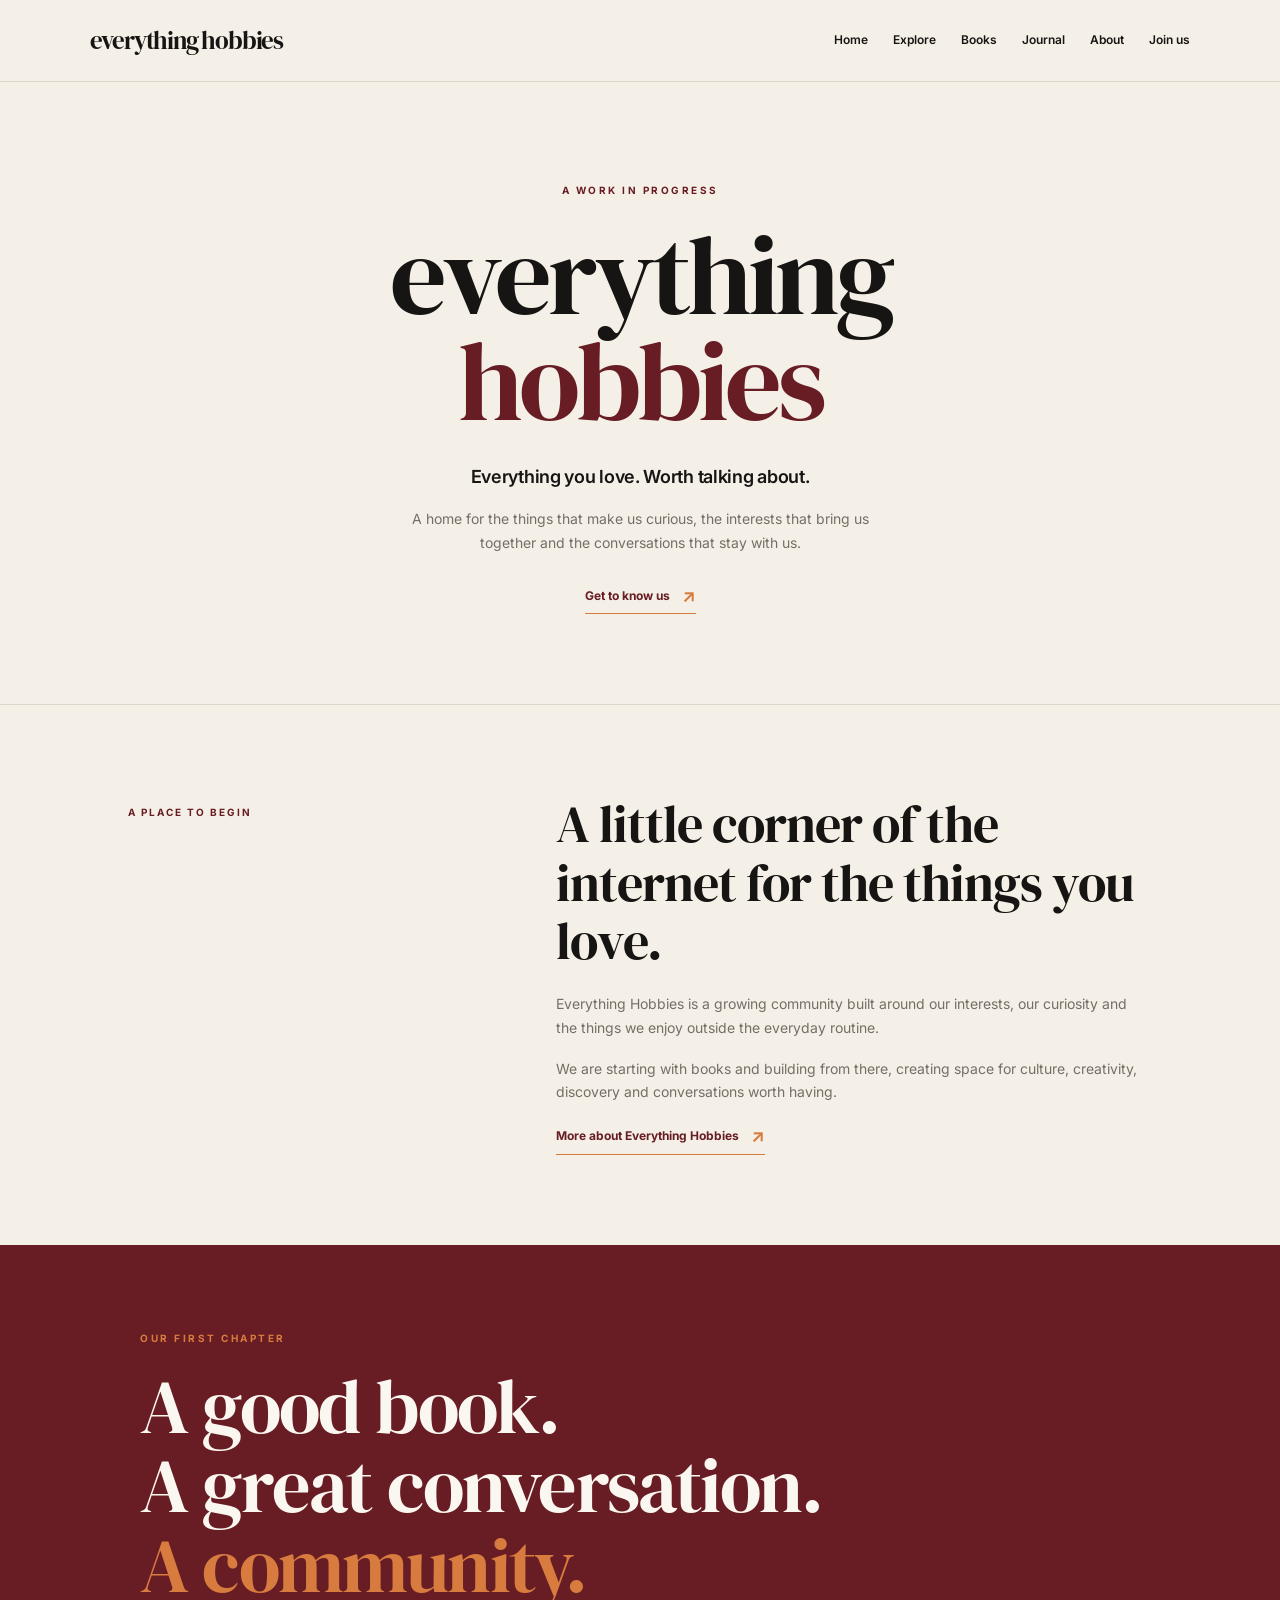
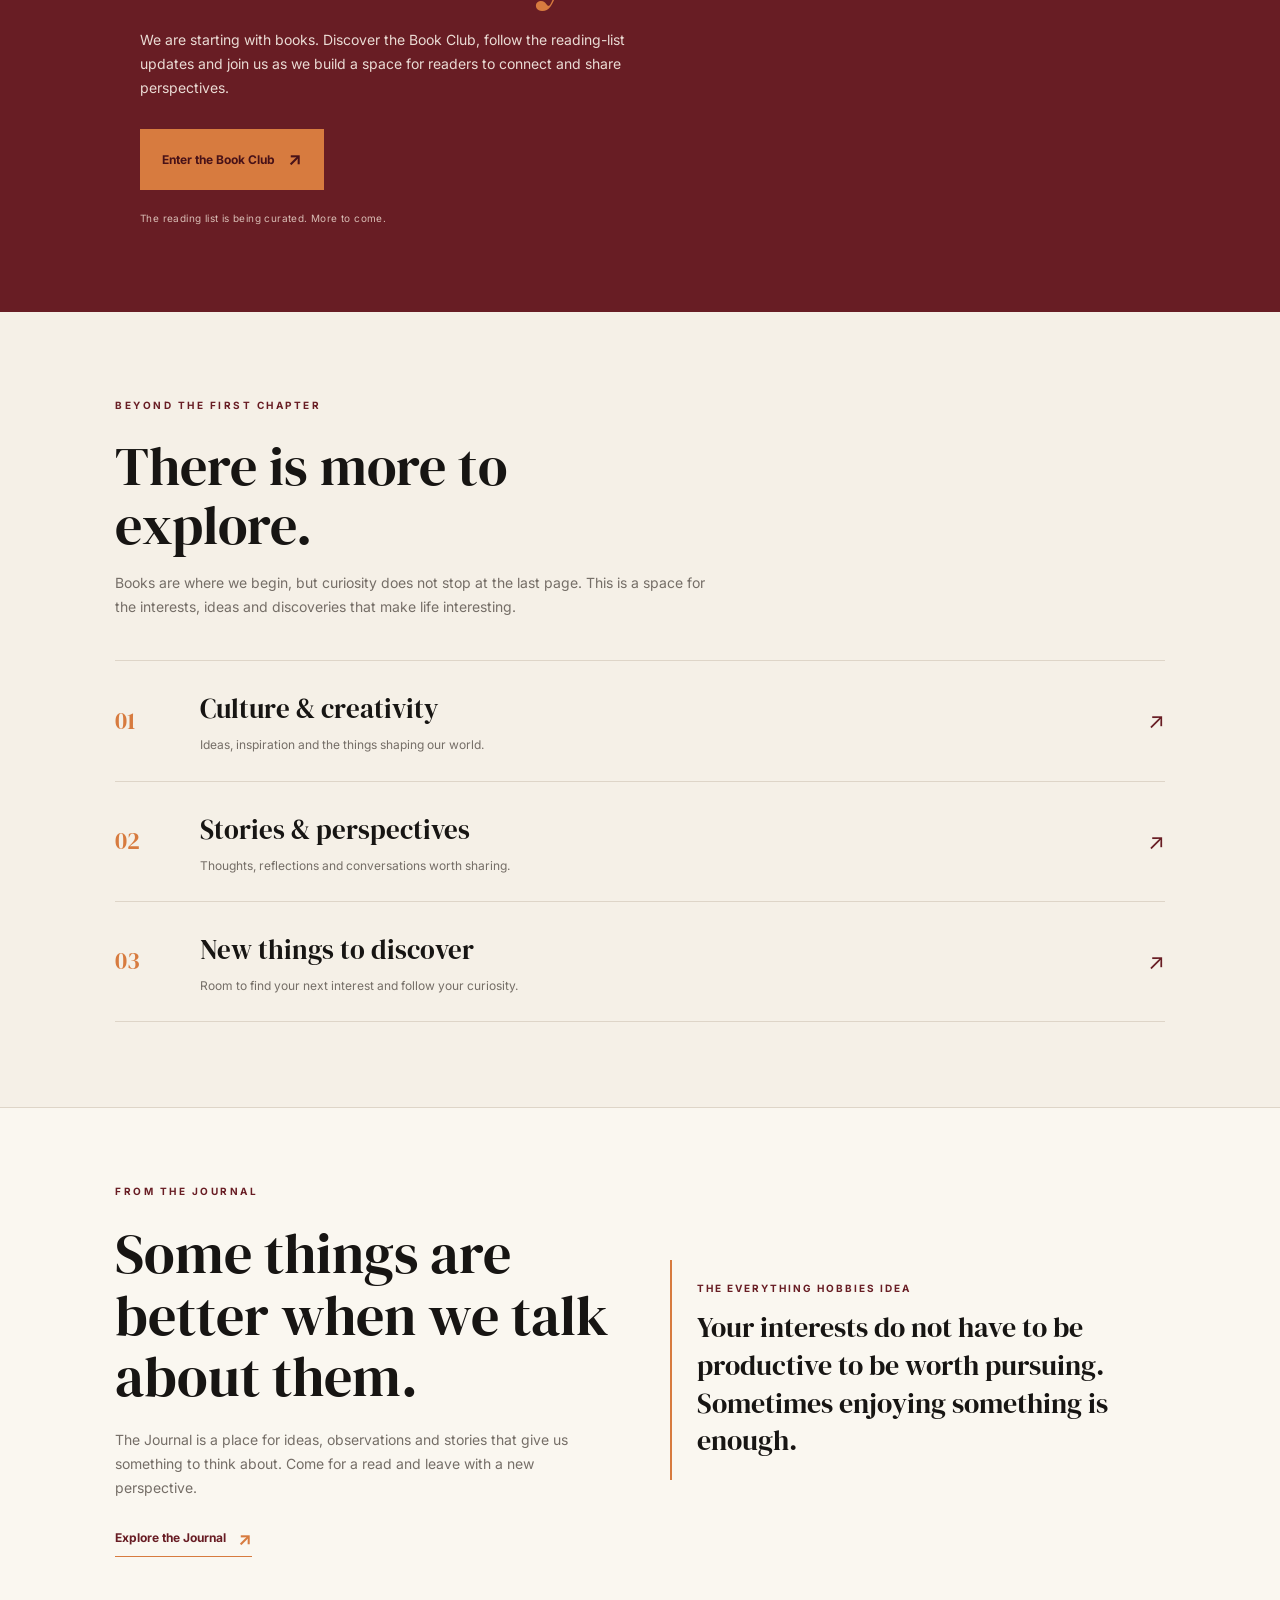
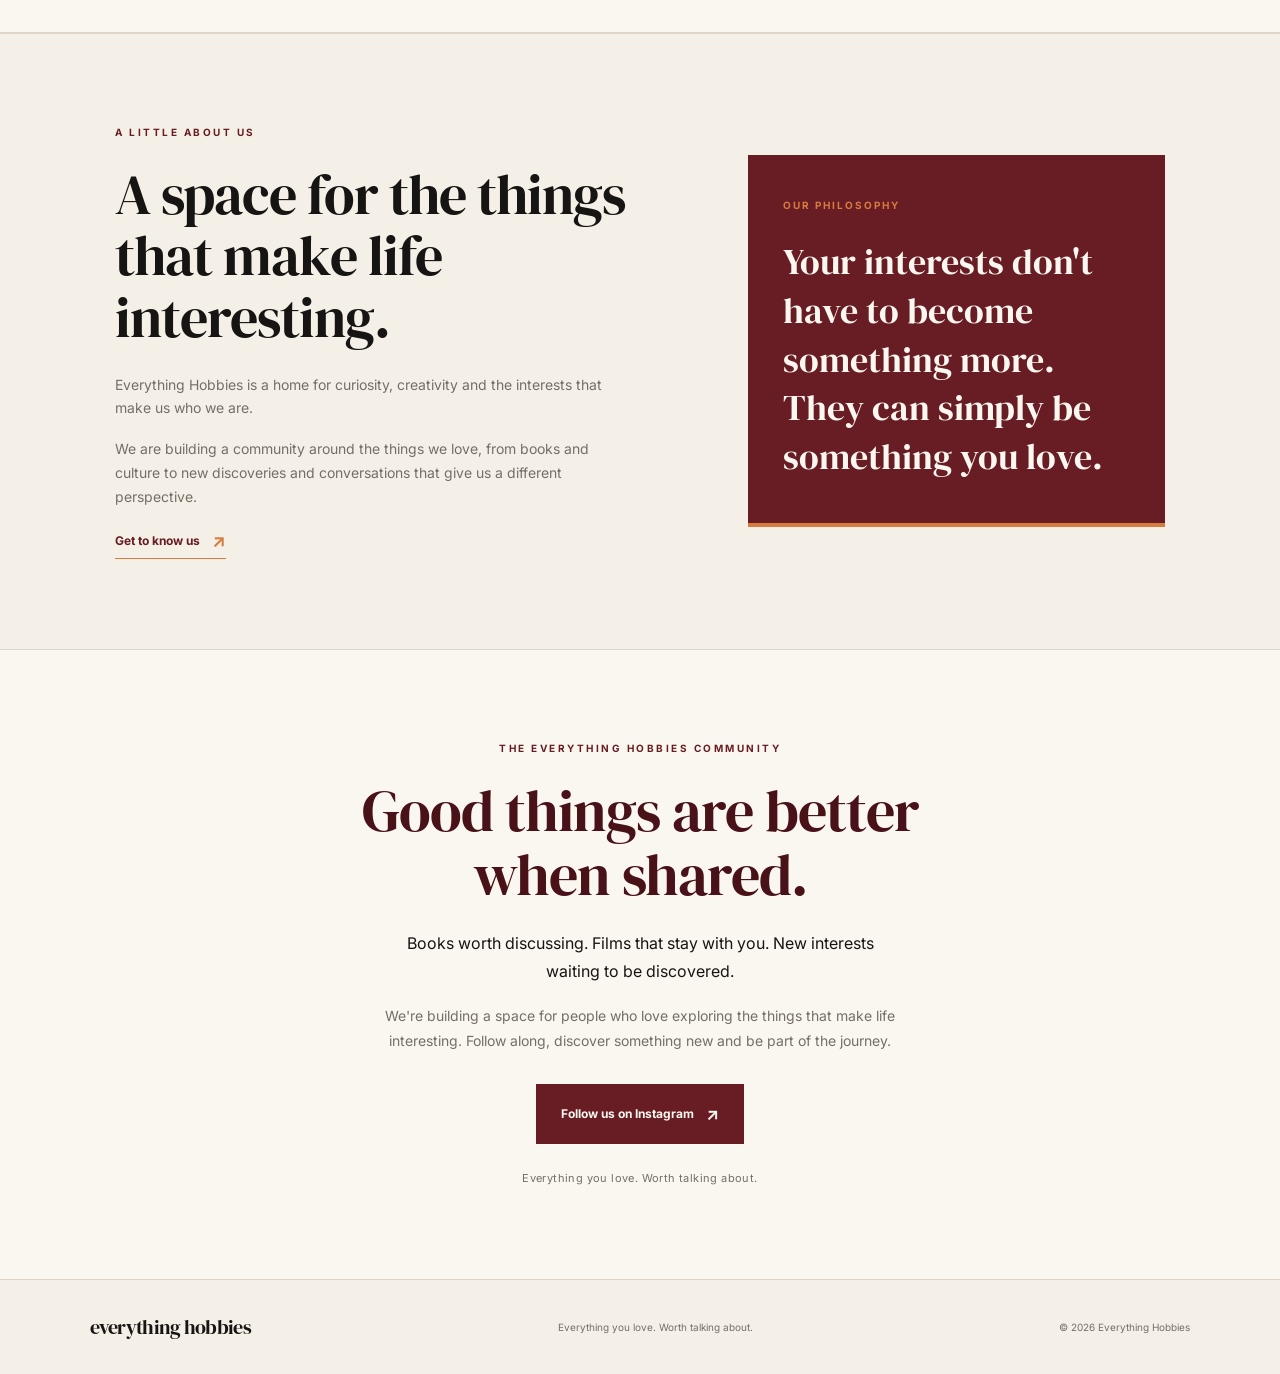
<file: index.html>
<!DOCTYPE html>
<html lang="en">
<head>
  <meta charset="UTF-8">
  <meta name="viewport" content="width=device-width, initial-scale=1.0">
  <meta name="description" content="Everything Hobbies is a home for books, culture, creativity and the things you love.">
  <meta name="theme-color" content="#f5f0e7">
  <title>Everything Hobbies | Everything you love</title>
  <link rel="preconnect" href="https://fonts.googleapis.com">
  <link rel="preconnect" href="https://fonts.gstatic.com" crossorigin>
  <link href="https://fonts.googleapis.com/css2?family=DM+Serif+Display&family=Inter:wght@400;500;600;700&display=swap" rel="stylesheet">
  <style>
    :root {
      --cream: #f5f0e7;
      --paper: #faf7f0;
      --burgundy: #681d24;
      --deep-burgundy: #481218;
      --orange: #d77b3f;
      --green: #53654b;
      --ink: #171513;
      --muted: #756e67;
      --line: #ded5c8;
    }
    * {
      box-sizing: border-box;
      margin: 0;
      padding: 0;
    }
    html {
      scroll-behavior: smooth;
      scroll-padding-top: 25px;
    }
    body {
      background: var(--cream);
      color: var(--ink);
      font-family: 'Inter', sans-serif;
      line-height: 1.7;
      -webkit-font-smoothing: antialiased;
    }
    a {
      color: inherit;
      text-decoration: none;
    }
    a:focus-visible,
    button:focus-visible {
      outline: 2px solid var(--orange);
      outline-offset: 4px;
    }
    .site-header {
      min-height: 82px;
      padding: 20px 7%;
      display: flex;
      align-items: center;
      justify-content: space-between;
      gap: 25px;
      border-bottom: 1px solid var(--line);
    }
    .wordmark {
      font-family: 'DM Serif Display', serif;
      font-size: 25px;
      font-weight: 400;
      letter-spacing: -1.2px;
      line-height: 1;
      white-space: nowrap;
    }
    .nav-links {
      display: flex;
      align-items: center;
      gap: 25px;
      flex-wrap: wrap;
    }
    .nav-links a {
      font-size: 12px;
      font-weight: 600;
      transition: color 0.2s ease;
    }
    .nav-links a:hover {
      color: var(--burgundy);
    }
    .menu-toggle {
      display: none;
      background: transparent;
      color: var(--ink);
      border: 1px solid var(--line);
      padding: 8px 12px;
      font-family: 'Inter', sans-serif;
      font-size: 12px;
      cursor: pointer;
    }
    /* HERO */
    .hero {
      min-height: 570px;
      padding: 100px 8% 90px;
      display: flex;
      flex-direction: column;
      align-items: center;
      justify-content: center;
      text-align: center;
      border-bottom: 1px solid var(--line);
    }
    .eyebrow {
      color: var(--burgundy);
      text-transform: uppercase;
      font-size: 10px;
      font-weight: 700;
      letter-spacing: 2.5px;
      line-height: 1.7;
      margin-bottom: 23px;
    }
    .hero h1 {
      font-family: 'DM Serif Display', serif;
      font-weight: 400;
      font-size: clamp(58px, 10vw, 112px);
      letter-spacing: -4px;
      line-height: 0.95;
      margin-bottom: 27px;
    }
    .hero h1 span {
      color: var(--burgundy);
    }
    .tagline {
      font-size: clamp(15px, 2vw, 18px);
      font-weight: 600;
      letter-spacing: -0.3px;
      margin-bottom: 15px;
    }
    .hero-description {
      max-width: 470px;
      color: var(--muted);
      font-size: 14px;
      margin-bottom: 31px;
    }
    .text-link {
      display: inline-flex;
      align-items: center;
      gap: 12px;
      color: var(--burgundy);
      font-size: 12px;
      font-weight: 700;
      border-bottom: 1px solid var(--orange);
      padding-bottom: 7px;
      transition: gap 0.2s ease;
    }
    .text-link:hover {
      gap: 18px;
    }
    .arrow {
      color: var(--orange);
      font-size: 18px;
      line-height: 1;
    }
    /* INTRODUCTION */
    .intro {
      padding: 90px 10%;
      display: grid;
      grid-template-columns: 0.75fr 1.25fr;
      gap: 70px;
      align-items: start;
    }
    .intro-label {
      color: var(--burgundy);
      font-size: 10px;
      font-weight: 700;
      letter-spacing: 2px;
      text-transform: uppercase;
      padding-top: 9px;
    }
    .intro h2 {
      font-family: 'DM Serif Display', serif;
      font-size: clamp(35px, 5vw, 52px);
      font-weight: 400;
      line-height: 1.12;
      letter-spacing: -1px;
      margin-bottom: 22px;
    }
    .intro p {
      color: var(--muted);
      font-size: 14px;
      max-width: 590px;
      margin-bottom: 17px;
    }
    /* BOOK CLUB */
    .book-club {
      background: var(--burgundy);
      color: var(--paper);
      padding: 85px 9%;
      position: relative;
      overflow: hidden;
    }
    .book-club-inner {
      max-width: 1000px;
      margin: 0 auto;
      position: relative;
      z-index: 1;
    }
    .book-club .eyebrow {
      color: var(--orange);
      margin-bottom: 20px;
    }
    .book-club h2 {
      font-family: 'DM Serif Display', serif;
      font-size: clamp(45px, 7vw, 76px);
      font-weight: 400;
      line-height: 1.05;
      letter-spacing: -1.8px;
      max-width: 750px;
      margin-bottom: 22px;
    }
    .book-club h2 span {
      color: var(--orange);
    }
    .book-club-description {
      color: #eadbd4;
      font-size: 14px;
      max-width: 530px;
      margin-bottom: 30px;
    }
    .orange-link {
      display: inline-flex;
      align-items: center;
      gap: 13px;
      background: var(--orange);
      color: var(--deep-burgundy);
      padding: 15px 22px;
      font-size: 12px;
      font-weight: 700;
      transition: background 0.2s ease;
    }
    .orange-link:hover {
      background: #e69a63;
    }
    .orange-link span {
      font-size: 18px;
    }
    .book-club-note {
      display: block;
      color: #d9bdb5;
      font-size: 10px;
      margin-top: 20px;
      letter-spacing: 0.4px;
    }
    /* INTERESTS */
    .interests {
      padding: 85px 9%;
    }
    .section-heading {
      max-width: 600px;
      margin-bottom: 42px;
    }
    .section-heading h2 {
      font-family: 'DM Serif Display', serif;
      font-size: clamp(38px, 5vw, 54px);
      font-weight: 400;
      line-height: 1.1;
      margin-bottom: 15px;
    }
    .section-heading p {
      color: var(--muted);
      font-size: 14px;
    }
    .interest-list {
      border-top: 1px solid var(--line);
    }
    .interest-item {
      display: grid;
      grid-template-columns: 65px 1fr auto;
      gap: 20px;
      align-items: center;
      padding: 25px 0;
      border-bottom: 1px solid var(--line);
      transition: padding 0.2s ease;
    }
    .interest-number {
      color: var(--orange);
      font-family: 'DM Serif Display', serif;
      font-size: 24px;
    }
    .interest-item h3 {
      font-family: 'DM Serif Display', serif;
      font-size: 27px;
      font-weight: 400;
      margin-bottom: 3px;
    }
    .interest-item p {
      color: var(--muted);
      font-size: 12px;
    }
    .interest-arrow {
      color: var(--burgundy);
      font-size: 22px;
      transition: transform 0.2s ease;
    }
    .interest-item:hover .interest-arrow {
      transform: translate(3px, -3px);
    }
    /* JOURNAL */
    .journal-feature {
      padding: 75px 9%;
      background: var(--paper);
      border-top: 1px solid var(--line);
      border-bottom: 1px solid var(--line);
      display: grid;
      grid-template-columns: 1fr 1fr;
      gap: 60px;
      align-items: center;
    }
    .journal-feature h2 {
      font-family: 'DM Serif Display', serif;
      font-size: clamp(38px, 5vw, 56px);
      font-weight: 400;
      line-height: 1.1;
      margin-bottom: 20px;
    }
    .journal-feature p {
      color: var(--muted);
      font-size: 14px;
      margin-bottom: 24px;
      max-width: 480px;
    }
    .journal-note {
      border-left: 2px solid var(--orange);
      padding: 20px 0 20px 25px;
    }
    .journal-note span {
      display: block;
      color: var(--burgundy);
      font-size: 10px;
      font-weight: 700;
      letter-spacing: 2px;
      text-transform: uppercase;
      margin-bottom: 12px;
    }
    .journal-note p {
      font-family: 'DM Serif Display', serif;
      font-size: 28px;
      color: var(--ink);
      line-height: 1.35;
      margin: 0;
    }
    /* ABOUT US */
    .about-strip {
      padding: 90px 9%;
      display: grid;
      grid-template-columns: 1.15fr 0.85fr;
      gap: 70px;
      align-items: center;
      background: var(--cream);
      border-top: 1px solid var(--line);
    }
    .about-content h2 {
      font-family: 'DM Serif Display', serif;
      font-weight: 400;
      font-size: clamp(38px, 5vw, 56px);
      line-height: 1.1;
      letter-spacing: -1px;
      max-width: 580px;
      margin-bottom: 24px;
    }
    .about-content p {
      color: var(--muted);
      font-size: 14px;
      max-width: 520px;
      margin-bottom: 17px;
    }
    .about-side {
      background: var(--burgundy);
      color: var(--paper);
      padding: 42px 35px;
      border-bottom: 4px solid var(--orange);
    }
    .about-side-label {
      display: block;
      color: var(--orange);
      font-size: 10px;
      font-weight: 700;
      letter-spacing: 2px;
      margin-bottom: 24px;
    }
    .about-side p {
      font-family: 'DM Serif Display', serif;
      font-size: clamp(27px, 3vw, 36px);
      line-height: 1.35;
    }
    /* COMMUNITY: INSTAGRAM */
    .join-strip {
      background: var(--paper);
      color: var(--ink);
      text-align: center;
      padding: 90px 8%;
      border-top: 1px solid var(--line);
    }
    .join-content {
      max-width: 680px;
      margin: 0 auto;
    }
    .join-strip .eyebrow {
      color: var(--burgundy);
      margin-bottom: 22px;
    }
    .join-strip h2 {
      max-width: 620px;
      margin: 0 auto 22px;
      color: var(--deep-burgundy);
      font-family: 'DM Serif Display', serif;
      font-size: clamp(38px, 6vw, 58px);
      font-weight: 400;
      line-height: 1.1;
      letter-spacing: -1px;
    }
    .join-strip p {
      max-width: 510px;
      margin: 0 auto 17px;
      font-size: 14px;
      line-height: 1.8;
    }
    .join-description {
      color: var(--ink);
      font-size: 16px !important;
    }
    .join-copy {
      color: var(--muted);
      margin-bottom: 30px !important;
    }
    .join-link {
      display: inline-flex;
      align-items: center;
      justify-content: center;
      gap: 12px;
      background: var(--burgundy);
      color: var(--paper);
      border: 1px solid var(--burgundy);
      padding: 15px 24px;
      font-size: 12px;
      font-weight: 700;
      transition: background 0.2s ease;
    }
    .join-link:hover {
      background: var(--deep-burgundy);
    }
    .join-link span {
      font-size: 17px;
    }
    .join-strip .join-tagline {
      color: var(--muted);
      font-size: 11px;
      letter-spacing: 0.4px;
      margin-top: 25px;
      margin-bottom: 0;
    }
    /* FOOTER */
    .site-footer {
      padding: 30px 7%;
      display: flex;
      justify-content: space-between;
      align-items: center;
      flex-wrap: wrap;
      gap: 15px;
      border-top: 1px solid var(--line);
    }
    .footer-wordmark {
      font-family: 'DM Serif Display', serif;
      font-size: 20px;
      letter-spacing: -0.7px;
    }
    .footer-tagline,
    .copyright {
      color: var(--muted);
      font-size: 10px;
    }
    /* MOBILE */
    @media (max-width: 760px) {
      .site-header {
        padding: 20px 6%;
        flex-wrap: wrap;
      }
      .wordmark {
        font-size: 22px;
      }
      .menu-toggle {
        display: block;
      }
      .nav-links {
        display: none;
        width: 100%;
        flex-direction: column;
        align-items: flex-start;
        gap: 16px;
        padding: 12px 0 5px;
      }
      .nav-links.open {
        display: flex;
      }
      .hero {
        min-height: 480px;
        padding: 80px 7%;
      }
      .hero h1 {
        letter-spacing: -2.5px;
      }
      .intro {
        padding: 60px 7%;
        grid-template-columns: 1fr;
        gap: 22px;
      }
      .book-club {
        padding: 65px 7%;
      }
      .book-club h2 {
        letter-spacing: -1px;
      }
      .interests {
        padding: 60px 7%;
      }
      .interest-item {
        grid-template-columns: 38px 1fr auto;
        gap: 12px;
        padding: 22px 0;
      }
      .interest-item h3 {
        font-size: 23px;
      }
      .journal-feature {
        padding: 60px 7%;
        grid-template-columns: 1fr;
        gap: 35px;
      }
      .about-strip {
        padding: 60px 7%;
        grid-template-columns: 1fr;
        gap: 32px;
      }
      .about-content h2 {
        font-size: 42px;
      }
      .about-side {
        padding: 32px 26px;
      }
      .join-strip {
        padding: 65px 7%;
      }
      .join-strip h2 {
        font-size: 39px;
      }
      .join-description {
        font-size: 15px !important;
      }
      .site-footer {
        padding: 25px 7%;
        flex-direction: column;
        align-items: flex-start;
        gap: 8px;
      }
    }
    @media (prefers-reduced-motion: reduce) {
      html {
        scroll-behavior: auto;
      }
      *,
      *::before,
      *::after {
        transition-duration: 0.01ms !important;
      }
    }
  </style>
</head>
<body>
  <header class="site-header">
    <a class="wordmark" href="index.html">everything hobbies</a>
    <button
      class="menu-toggle"
      type="button"
      aria-expanded="false"
      aria-controls="main-navigation"
    >
      Menu
    </button>
    <nav class="nav-links" id="main-navigation">
      <a href="index.html">Home</a>
      <a href="explore.html">Explore</a>
      <a href="books.html">Books</a>
      <a href="journal.html">Journal</a>
      <a href="about.html">About</a>
      <a href="#community">Join us</a>
    </nav>
  </header>
  <main>
    <!-- HERO -->
    <section class="hero">
      <div class="eyebrow">A work in progress</div>
      <h1>everything<br><span>hobbies</span></h1>
      <p class="tagline">
        Everything you love. Worth talking about.
      </p>
      <p class="hero-description">
        A home for the things that make us curious, the interests that
        bring us together and the conversations that stay with us.
      </p>
      <a class="text-link" href="about.html">
        Get to know us <span class="arrow">↗</span>
      </a>
    </section>
    <!-- INTRODUCTION -->
    <section class="intro">
      <div class="intro-label">A place to begin</div>
      <div>
        <h2>A little corner of the internet for the things you love.</h2>
        <p>
          Everything Hobbies is a growing community built around our
          interests, our curiosity and the things we enjoy outside the
          everyday routine.
        </p>
        <p>
          We are starting with books and building from there, creating
          space for culture, creativity, discovery and conversations
          worth having.
        </p>
        <a class="text-link" href="about.html">
          More about Everything Hobbies
          <span class="arrow">↗</span>
        </a>
      </div>
    </section>
    <!-- BOOK CLUB -->
    <section class="book-club">
      <div class="book-club-inner">
        <div class="eyebrow">Our first chapter</div>
        <h2>
          A good book.<br>
          A great conversation.<br>
          <span>A community.</span>
        </h2>
        <p class="book-club-description">
          We are starting with books. Discover the Book Club, follow
          the reading-list updates and join us as we build a space
          for readers to connect and share perspectives.
        </p>
        <a class="orange-link" href="books.html">
          Enter the Book Club <span>↗</span>
        </a>
        <small class="book-club-note">
          The reading list is being curated. More to come.
        </small>
      </div>
    </section>
    <!-- INTERESTS -->
    <section class="interests">
      <div class="section-heading">
        <div class="eyebrow">Beyond the first chapter</div>
        <h2>There is more to explore.</h2>
        <p>
          Books are where we begin, but curiosity does not stop at the
          last page. This is a space for the interests, ideas and
          discoveries that make life interesting.
        </p>
      </div>
      <div class="interest-list">
        <a class="interest-item" href="explore.html">
          <div class="interest-number">01</div>
          <div>
            <h3>Culture &amp; creativity</h3>
            <p>Ideas, inspiration and the things shaping our world.</p>
          </div>
          <div class="interest-arrow">↗</div>
        </a>
        <a class="interest-item" href="journal.html">
          <div class="interest-number">02</div>
          <div>
            <h3>Stories &amp; perspectives</h3>
            <p>Thoughts, reflections and conversations worth sharing.</p>
          </div>
          <div class="interest-arrow">↗</div>
        </a>
        <a class="interest-item" href="explore.html">
          <div class="interest-number">03</div>
          <div>
            <h3>New things to discover</h3>
            <p>Room to find your next interest and follow your curiosity.</p>
          </div>
          <div class="interest-arrow">↗</div>
        </a>
      </div>
    </section>
    <!-- JOURNAL -->
    <section class="journal-feature">
      <div>
        <div class="eyebrow">From the Journal</div>
        <h2>Some things are better when we talk about them.</h2>
        <p>
          The Journal is a place for ideas, observations and stories
          that give us something to think about. Come for a read and
          leave with a new perspective.
        </p>
        <a class="text-link" href="journal.html">
          Explore the Journal <span class="arrow">↗</span>
        </a>
      </div>
      <div class="journal-note">
        <span>The Everything Hobbies idea</span>
        <p>
          Your interests do not have to be productive to be worth
          pursuing. Sometimes enjoying something is enough.
        </p>
      </div>
    </section>
    <!-- ABOUT US -->
    <section class="about-strip">
      <div class="about-content">
        <div class="eyebrow">A little about us</div>
        <h2>A space for the things that make life interesting.</h2>
        <p>
          Everything Hobbies is a home for curiosity, creativity and
          the interests that make us who we are.
        </p>
        <p>
          We are building a community around the things we love,
          from books and culture to new discoveries and conversations
          that give us a different perspective.
        </p>
        <a class="text-link" href="about.html">
          Get to know us <span class="arrow">↗</span>
        </a>
      </div>
      <div class="about-side">
        <span class="about-side-label">OUR PHILOSOPHY</span>
        <p>
          Your interests don't have to become something more.
          They can simply be something you love.
        </p>
      </div>
    </section>
    <!-- COMMUNITY: FOLLOW US ON INSTAGRAM -->
    <section class="join-strip" id="community">
      <div class="join-content">
        <div class="eyebrow">The Everything Hobbies community</div>
        <h2>Good things are better when shared.</h2>
        <p class="join-description">
          Books worth discussing. Films that stay with you.
          New interests waiting to be discovered.
        </p>
        <p class="join-copy">
          We're building a space for people who love exploring
          the things that make life interesting. Follow along,
          discover something new and be part of the journey.
        </p>
        <a
          class="join-link"
          href="https://www.instagram.com/everythinghobbies/"
          target="_blank"
          rel="noopener noreferrer"
        >
          Follow us on Instagram <span aria-hidden="true">↗</span>
        </a>
        <p class="join-tagline">
          Everything you love. Worth talking about.
        </p>
      </div>
    </section>
  </main>
  <!-- FOOTER -->
  <footer class="site-footer">
    <a class="footer-wordmark" href="index.html">everything hobbies</a>
    <p class="footer-tagline">
      Everything you love. Worth talking about.
    </p>
    <p class="copyright">
      © <span id="current-year"></span> Everything Hobbies
    </p>
  </footer>
  <script>
    const menuToggle = document.querySelector('.menu-toggle');
    const navigation = document.querySelector('#main-navigation');
    menuToggle.addEventListener('click', () => {
      const isOpen = navigation.classList.toggle('open');
      menuToggle.setAttribute('aria-expanded', String(isOpen));
    });
    navigation.querySelectorAll('a').forEach((link) => {
      link.addEventListener('click', () => {
        navigation.classList.remove('open');
        menuToggle.setAttribute('aria-expanded', 'false');
      });
    });
    document.querySelector('#current-year').textContent =
      new Date().getFullYear();
  </script>
</body>
</html>
</file>
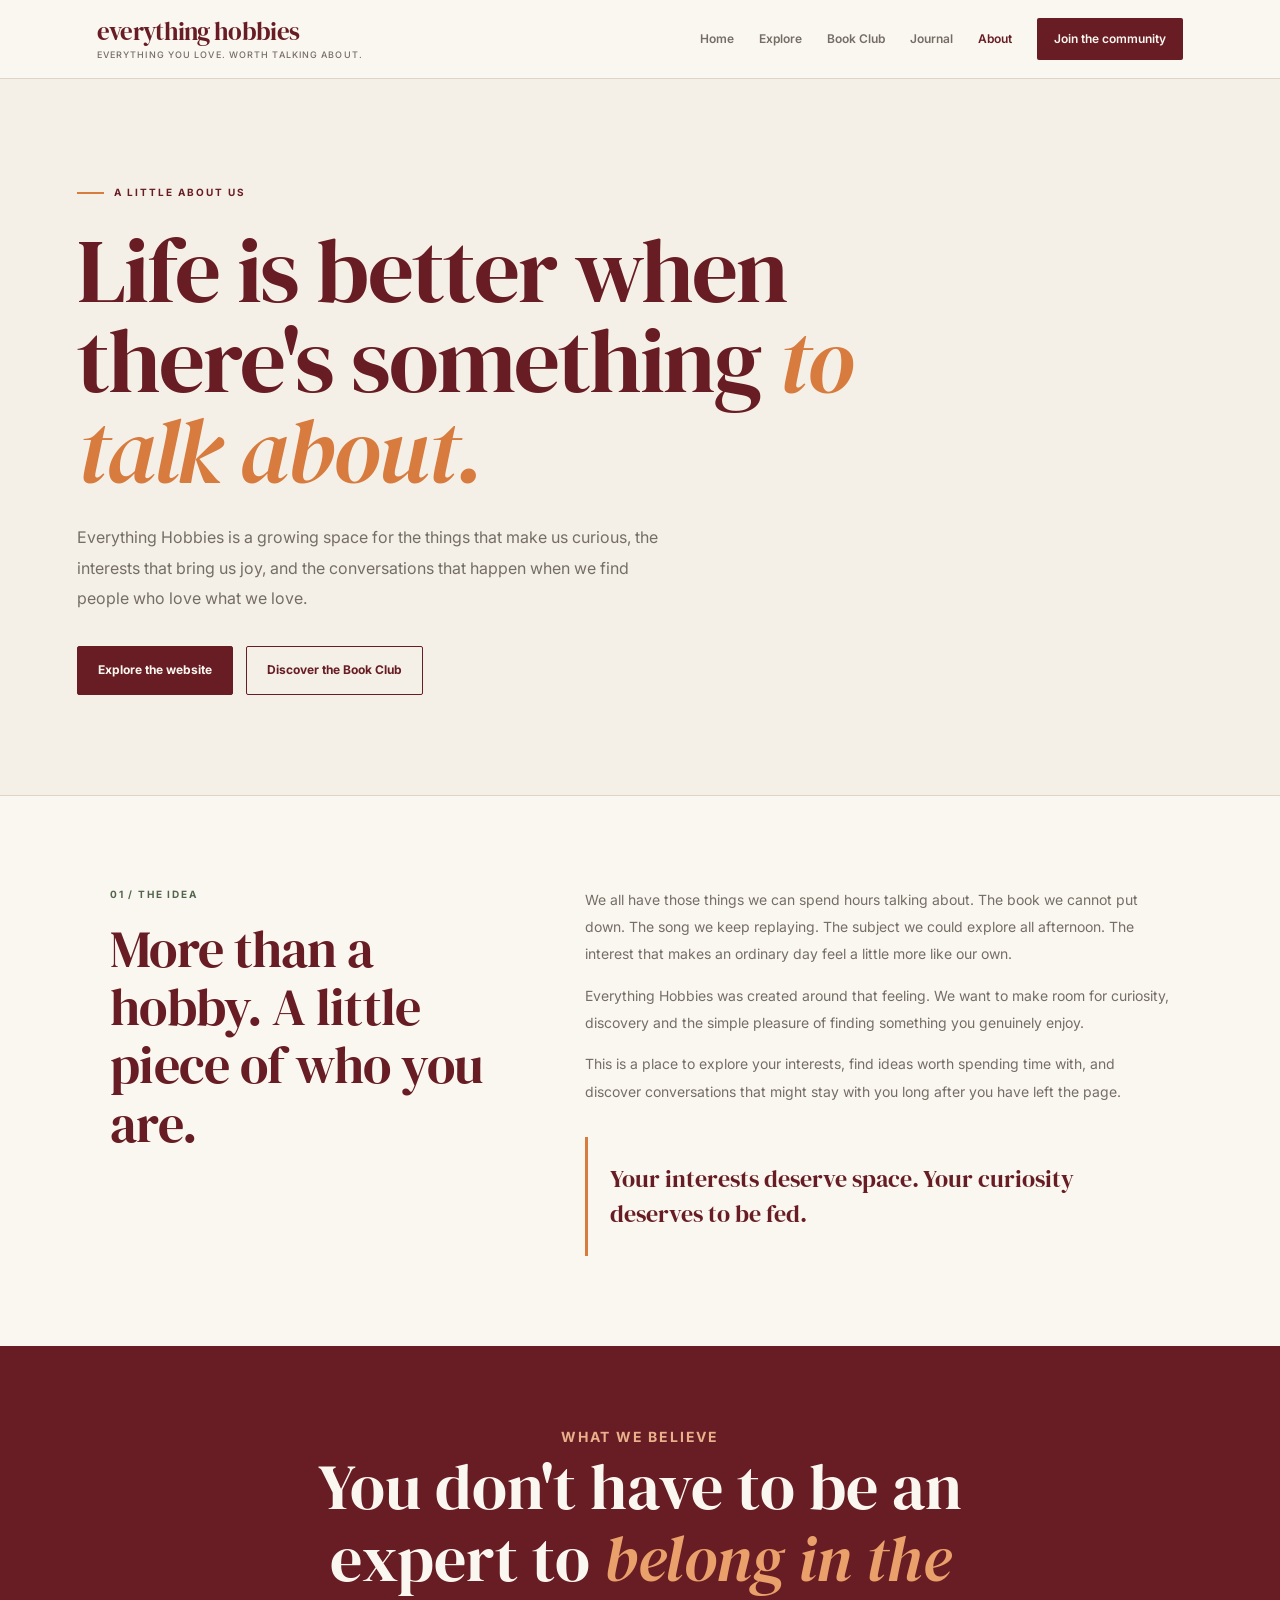
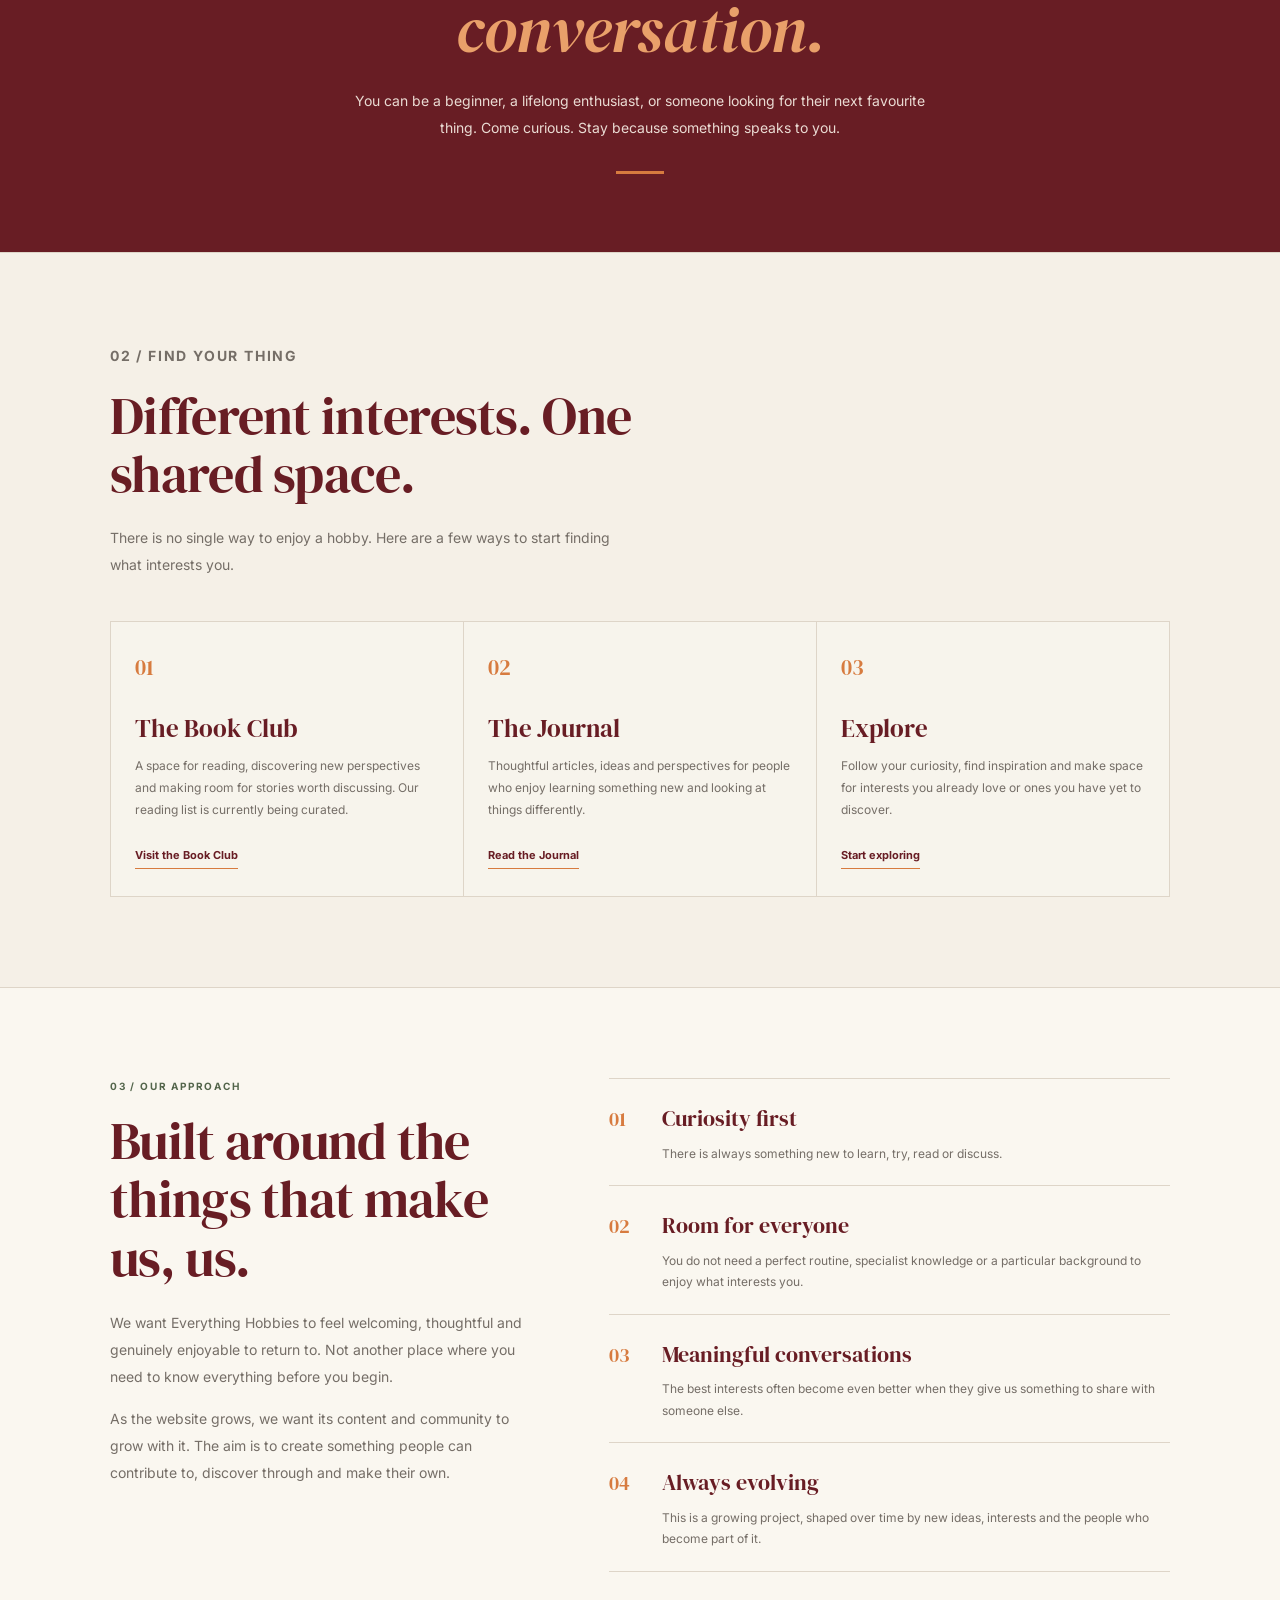
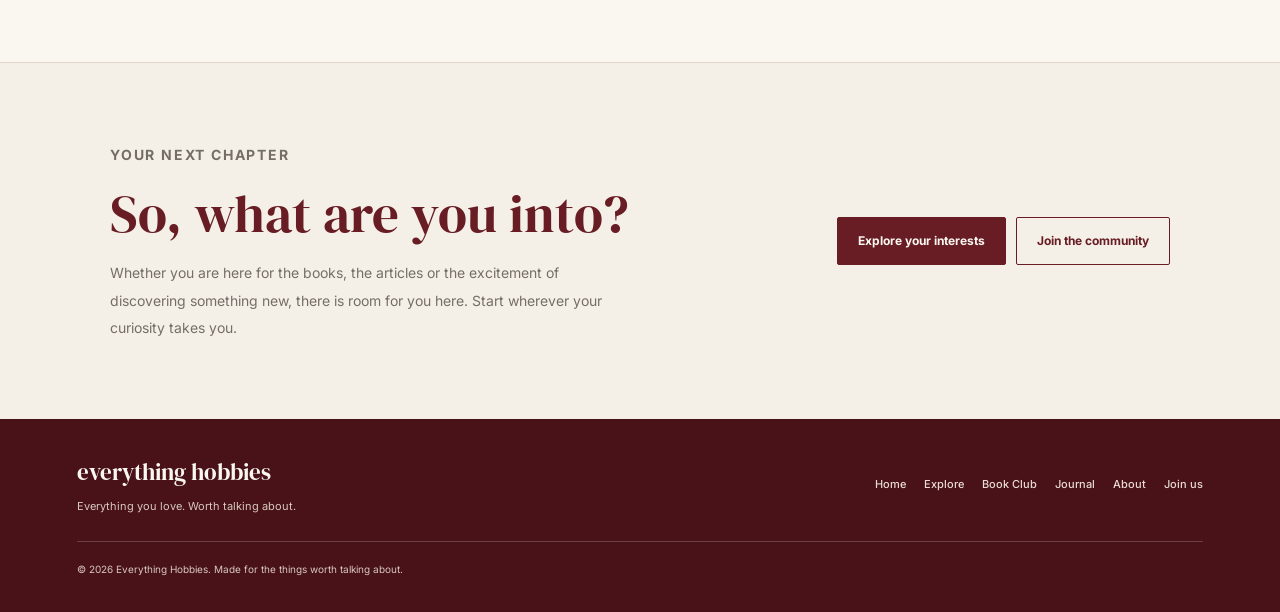
<file: about.html>
<!DOCTYPE html>
<html lang="en">
<head>
  <meta charset="UTF-8">
  <meta name="viewport" content="width=device-width, initial-scale=1.0">

  <title>About Us | Everything Hobbies</title>

  <meta
    name="description"
    content="Get to know Everything Hobbies, a space for the books, interests and conversations that make life more interesting."
  >

  <link rel="preconnect" href="https://fonts.googleapis.com">
  <link rel="preconnect" href="https://fonts.gstatic.com" crossorigin>
  <link
    href="https://fonts.googleapis.com/css2?family=DM+Serif+Display&family=Inter:wght@400;500;600;700&display=swap"
    rel="stylesheet"
  >

  <style>
    :root {
      --cream: #f5f0e7;
      --paper: #faf7f0;
      --burgundy: #681d24;
      --deep-burgundy: #481218;
      --orange: #d77b3f;
      --green: #53654b;
      --ink: #171513;
      --muted: #756e67;
      --border: #ded5c8;
      --serif: "DM Serif Display", Georgia, serif;
      --sans: "Inter", Arial, sans-serif;
    }

    * {
      box-sizing: border-box;
    }

    html {
      scroll-behavior: smooth;
      scroll-padding-top: 90px;
    }

    body {
      margin: 0;
      background: var(--paper);
      color: var(--ink);
      font-family: var(--sans);
      line-height: 1.7;
      -webkit-font-smoothing: antialiased;
    }

    a {
      color: inherit;
      text-decoration: none;
    }

    button,
    a {
      -webkit-tap-highlight-color: transparent;
    }

    button {
      font: inherit;
    }

    .site-header {
      position: sticky;
      top: 0;
      z-index: 20;
      background: var(--paper);
      border-bottom: 1px solid var(--border);
    }

    .header-inner {
      max-width: 1240px;
      min-height: 78px;
      margin: 0 auto;
      padding: 0 6%;
      display: flex;
      align-items: center;
      justify-content: space-between;
      gap: 28px;
    }

    .wordmark {
      display: inline-block;
      color: var(--burgundy);
      font-family: var(--serif);
      font-size: 25px;
      line-height: 1.1;
      white-space: nowrap;
      letter-spacing: -0.7px;
    }

    .wordmark span {
      display: block;
      margin-top: 5px;
      color: var(--muted);
      font-family: var(--sans);
      font-size: 9px;
      font-weight: 500;
      letter-spacing: 1.1px;
      text-transform: uppercase;
    }

    .main-nav {
      display: flex;
      align-items: center;
      gap: 25px;
    }

    .main-nav a {
      color: var(--muted);
      font-size: 12px;
      font-weight: 600;
      transition: color 0.2s ease;
    }

    .main-nav a:hover,
    .main-nav a[aria-current="page"] {
      color: var(--burgundy);
    }

    .main-nav .nav-cta {
      padding: 11px 17px;
      background: var(--burgundy);
      color: var(--paper);
      border-radius: 2px;
    }

    .main-nav .nav-cta:hover {
      background: var(--deep-burgundy);
      color: white;
    }

    .menu-toggle {
      display: none;
      padding: 8px 0 8px 8px;
      border: 0;
      background: transparent;
      color: var(--burgundy);
      cursor: pointer;
      font-size: 13px;
      font-weight: 700;
    }

    .about-hero {
      position: relative;
      overflow: hidden;
      padding: 105px 6% 100px;
      background: var(--cream);
      border-bottom: 1px solid var(--border);
    }

    
    }

    .hero-inner {
      position: relative;
      z-index: 1;
      max-width: 1060px;
      margin: 0 auto;
    }

    .eyebrow {
      display: flex;
      align-items: center;
      gap: 10px;
      margin: 0 0 24px;
      color: var(--burgundy);
      font-size: 10px;
      font-weight: 700;
      letter-spacing: 2px;
      text-transform: uppercase;
    }

    .eyebrow::before {
      display: inline-block;
      width: 27px;
      height: 2px;
      background: var(--orange);
      content: "";
    }

    h1,
    h2,
    h3,
    p {
      margin-top: 0;
    }

    h1,
    h2,
    h3 {
      font-family: var(--serif);
      font-weight: 400;
    }

    h1 {
      max-width: 820px;
      margin-bottom: 27px;
      color: var(--burgundy);
      font-size: clamp(48px, 8vw, 91px);
      line-height: 0.99;
      letter-spacing: -2px;
    }

    h1 em {
      color: var(--orange);
      font-weight: 400;
    }

    .hero-copy {
      max-width: 590px;
      margin-bottom: 33px;
      color: var(--muted);
      font-size: 16px;
      line-height: 1.9;
    }

    .hero-links {
      display: flex;
      align-items: center;
      flex-wrap: wrap;
      gap: 13px;
    }

    .button {
      display: inline-flex;
      min-height: 48px;
      align-items: center;
      justify-content: center;
      padding: 13px 20px;
      border: 1px solid var(--burgundy);
      border-radius: 2px;
      font-size: 12px;
      font-weight: 700;
      transition:
        background 0.2s ease,
        color 0.2s ease,
        border-color 0.2s ease;
    }

    .button-primary {
      background: var(--burgundy);
      color: var(--paper);
    }

    .button-primary:hover {
      background: var(--deep-burgundy);
    }

    .button-secondary {
      background: transparent;
      color: var(--burgundy);
    }

    .button-secondary:hover {
      background: var(--burgundy);
      color: var(--paper);
    }

    .section {
      padding: 90px 6%;
    }

    .section-inner {
      max-width: 1060px;
      margin: 0 auto;
    }

    .intro-grid {
      display: grid;
      grid-template-columns: 0.8fr 1.2fr;
      gap: 85px;
      align-items: start;
    }

    .section-label {
      margin-bottom: 17px;
      color: var(--green);
      font-size: 10px;
      font-weight: 700;
      letter-spacing: 1.8px;
      text-transform: uppercase;
    }

    .section-heading {
      margin-bottom: 22px;
      color: var(--burgundy);
      font-size: clamp(35px, 5vw, 52px);
      line-height: 1.12;
      letter-spacing: -0.7px;
    }

    .intro-copy p,
    .values-copy p,
    .closing-copy p {
      color: var(--muted);
      font-size: 14px;
      line-height: 1.95;
    }

    .intro-copy p:last-child,
    .values-copy p:last-child,
    .closing-copy p:last-child {
      margin-bottom: 0;
    }

    .pull-quote {
      margin-top: 32px;
      padding: 25px 0 25px 22px;
      border-left: 3px solid var(--orange);
      color: var(--burgundy);
      font-family: var(--serif);
      font-size: 24px;
      line-height: 1.45;
    }

    .manifesto {
      padding: 78px 6%;
      background: var(--burgundy);
      color: var(--paper);
    }

    .manifesto-inner {
      max-width: 920px;
      margin: 0 auto;
      text-align: center;
    }

    .manifesto .section-label {
      color: #e8b18c;
    }

    .manifesto h2 {
      max-width: 800px;
      margin: 0 auto 22px;
      color: var(--paper);
      font-size: clamp(38px, 6vw, 64px);
      line-height: 1.12;
    }

    .manifesto h2 em {
      color: #e9a06a;
      font-weight: 400;
    }

    .manifesto p {
      max-width: 590px;
      margin: 0 auto;
      color: #eadbd3;
      font-size: 14px;
      line-height: 1.9;
    }

    .manifesto-rule {
      width: 48px;
      height: 3px;
      margin: 30px auto 0;
      background: var(--orange);
    }

    .discover-section {
      background: var(--cream);
      border-top: 1px solid var(--border);
      border-bottom: 1px solid var(--border);
    }

    .discover-heading {
      max-width: 620px;
      margin-bottom: 42px;
    }

    .discover-heading p {
      max-width: 530px;
      color: var(--muted);
      font-size: 14px;
      line-height: 1.9;
    }

    .discover-grid {
      display: grid;
      grid-template-columns: repeat(3, minmax(0, 1fr));
      border-top: 1px solid var(--border);
      border-left: 1px solid var(--border);
    }

    .discover-card {
      min-height: 235px;
      padding: 27px 24px;
      border-right: 1px solid var(--border);
      border-bottom: 1px solid var(--border);
      background: rgba(250, 247, 240, 0.55);
      transition: background 0.2s ease;
    }

    .discover-card:hover {
      background: var(--paper);
    }

    .card-number {
      display: block;
      margin-bottom: 27px;
      color: var(--orange);
      font-family: var(--serif);
      font-size: 22px;
    }

    .discover-card h3 {
      margin-bottom: 12px;
      color: var(--burgundy);
      font-size: 25px;
      line-height: 1.2;
    }

    .discover-card p {
      margin-bottom: 19px;
      color: var(--muted);
      font-size: 12px;
      line-height: 1.85;
    }

    .text-link {
      display: inline-block;
      padding-bottom: 3px;
      border-bottom: 1px solid var(--orange);
      color: var(--burgundy);
      font-size: 11px;
      font-weight: 700;
    }

    .values-section {
      background: var(--paper);
    }

    .values-grid {
      display: grid;
      grid-template-columns: 0.85fr 1.15fr;
      gap: 85px;
      align-items: start;
    }

    .values-list {
      margin: 0;
      padding: 0;
      list-style: none;
      border-top: 1px solid var(--border);
    }

    .values-list li {
      display: grid;
      grid-template-columns: 38px 1fr;
      gap: 15px;
      padding: 21px 0;
      border-bottom: 1px solid var(--border);
    }

    .value-number {
      padding-top: 2px;
      color: var(--orange);
      font-family: var(--serif);
      font-size: 20px;
    }

    .values-list h3 {
      margin-bottom: 5px;
      color: var(--burgundy);
      font-size: 22px;
    }

    .values-list p {
      margin-bottom: 0;
      color: var(--muted);
      font-size: 12px;
      line-height: 1.8;
    }

    .closing-section {
      padding: 78px 6%;
      background: var(--cream);
      border-top: 1px solid var(--border);
    }

    .closing-inner {
      max-width: 1060px;
      margin: 0 auto;
      display: flex;
      align-items: center;
      justify-content: space-between;
      gap: 40px;
    }

    .closing-copy {
      max-width: 610px;
    }

    .closing-copy h2 {
      margin-bottom: 16px;
      color: var(--burgundy);
      font-size: clamp(36px, 5vw, 53px);
      line-height: 1.1;
    }

    .closing-copy p {
      max-width: 500px;
    }

    .closing-actions {
      display: flex;
      flex-wrap: wrap;
      gap: 10px;
    }

    .site-footer {
      padding: 34px 6%;
      background: var(--deep-burgundy);
      color: var(--paper);
    }

    .footer-inner {
      max-width: 1240px;
      margin: 0 auto;
      display: flex;
      align-items: center;
      justify-content: space-between;
      gap: 25px;
    }

    .footer-brand {
      font-family: var(--serif);
      font-size: 23px;
    }

    .footer-tagline {
      margin: 5px 0 0;
      color: #d9c8c0;
      font-size: 11px;
    }

    .footer-links {
      display: flex;
      flex-wrap: wrap;
      gap: 18px;
    }

    .footer-links a {
      color: #eadbd3;
      font-size: 11px;
      font-weight: 500;
    }

    .footer-links a:hover {
      color: #e9a06a;
    }

    .copyright {
      max-width: 1240px;
      margin: 25px auto 0;
      padding-top: 19px;
      border-top: 1px solid rgba(250, 247, 240, 0.2);
      color: #d9c8c0;
      font-size: 10px;
    }

    @media (max-width: 850px) {
      .header-inner {
        min-height: 72px;
      }

      .menu-toggle {
        display: inline-block;
      }

      .main-nav {
        position: absolute;
        top: 100%;
        right: 0;
        left: 0;
        display: none;
        align-items: stretch;
        gap: 0;
        padding: 10px 6% 20px;
        background: var(--paper);
        border-bottom: 1px solid var(--border);
      }

      .main-nav.is-open {
        display: flex;
        flex-direction: column;
      }

      .main-nav a {
        padding: 13px 0;
        border-bottom: 1px solid var(--border);
      }

      .main-nav .nav-cta {
        margin-top: 12px;
        padding: 12px 15px;
        text-align: center;
      }

      .intro-grid,
      .values-grid {
        grid-template-columns: 1fr;
        gap: 28px;
      }

      .discover-grid {
        grid-template-columns: repeat(2, minmax(0, 1fr));
      }

      .closing-inner {
        align-items: flex-start;
        flex-direction: column;
        gap: 25px;
      }
    }

    @media (max-width: 540px) {
      .header-inner {
        padding-right: 5%;
        padding-left: 5%;
      }

      .wordmark {
        font-size: 23px;
      }

      .about-hero {
        padding: 76px 6% 70px;
      }

      h1 {
        font-size: clamp(47px, 13vw, 65px);
        letter-spacing: -1.5px;
      }

      .hero-copy {
        font-size: 14px;
      }

      .section {
        padding: 65px 6%;
      }

      .manifesto {
        padding: 65px 7%;
      }

      .discover-grid {
        grid-template-columns: 1fr;
      }

      .discover-card {
        min-height: auto;
        padding: 24px;
      }

      .card-number {
        margin-bottom: 17px;
      }

      .pull-quote {
        font-size: 22px;
      }

      .closing-section {
        padding: 60px 6%;
      }

      .closing-actions {
        width: 100%;
        flex-direction: column;
      }

      .closing-actions .button {
        width: 100%;
      }

      .footer-inner {
        align-items: flex-start;
        flex-direction: column;
      }

      .footer-links {
        gap: 14px 20px;
      }
    }

    @media (prefers-reduced-motion: reduce) {
      html {
        scroll-behavior: auto;
      }

      *,
      *::before,
      *::after {
        transition-duration: 0.01ms !important;
      }
    }
  </style>
</head>

<body>
  <header class="site-header">
    <div class="header-inner">
      <a class="wordmark" href="index.html" aria-label="Everything Hobbies home">
        everything hobbies
        <span>Everything you love. Worth talking about.</span>
      </a>

      <button
        class="menu-toggle"
        type="button"
        aria-expanded="false"
        aria-controls="main-navigation"
      >
        Menu +
      </button>

      <nav class="main-nav" id="main-navigation" aria-label="Main navigation">
        <a href="index.html">Home</a>
        <a href="explore.html">Explore</a>
        <a href="books.html">Book Club</a>
        <a href="journal.html">Journal</a>
        <a href="about.html" aria-current="page">About</a>
        <a href="join.html" class="nav-cta">Join the community</a>
      </nav>
    </div>
  </header>

  <main>
    <section class="about-hero">
      <div class="hero-inner">
        <p class="eyebrow">A little about us</p>

        <h1>
          Life is better when there's something
          <em>to talk about.</em>
        </h1>

        <p class="hero-copy">
          Everything Hobbies is a growing space for the things that make
          us curious, the interests that bring us joy, and the conversations
          that happen when we find people who love what we love.
        </p>

        <div class="hero-links">
          <a class="button button-primary" href="explore.html">
            Explore the website
          </a>
          <a class="button button-secondary" href="books.html">
            Discover the Book Club
          </a>
        </div>
      </div>
    </section>

    <section class="section">
      <div class="section-inner intro-grid">
        <div>
          <p class="section-label">01 / The idea</p>
          <h2 class="section-heading">
            More than a hobby. A little piece of who you are.
          </h2>
        </div>

        <div class="intro-copy">
          <p>
            We all have those things we can spend hours talking about.
            The book we cannot put down. The song we keep replaying.
            The subject we could explore all afternoon. The interest
            that makes an ordinary day feel a little more like our own.
          </p>

          <p>
            Everything Hobbies was created around that feeling. We want
            to make room for curiosity, discovery and the simple pleasure
            of finding something you genuinely enjoy.
          </p>

          <p>
            This is a place to explore your interests, find ideas worth
            spending time with, and discover conversations that might
            stay with you long after you have left the page.
          </p>

          <div class="pull-quote">
            Your interests deserve space. Your curiosity deserves to be fed.
          </div>
        </div>
      </div>
    </section>

    <section class="manifesto">
      <div class="manifesto-inner">
        <p class="section-label">What we believe</p>

        <h2>
          You don't have to be an expert to
          <em>belong in the conversation.</em>
        </h2>

        <p>
          You can be a beginner, a lifelong enthusiast, or someone looking
          for their next favourite thing. Come curious. Stay because
          something speaks to you.
        </p>

        <div class="manifesto-rule"></div>
      </div>
    </section>

    <section class="section discover-section">
      <div class="section-inner">
        <div class="discover-heading">
          <p class="section-label">02 / Find your thing</p>

          <h2 class="section-heading">
            Different interests. One shared space.
          </h2>

          <p>
            There is no single way to enjoy a hobby. Here are a few ways
            to start finding what interests you.
          </p>
        </div>

        <div class="discover-grid">
          <article class="discover-card">
            <span class="card-number">01</span>
            <h3>The Book Club</h3>
            <p>
              A space for reading, discovering new perspectives and making
              room for stories worth discussing. Our reading list is
              currently being curated.
            </p>
            <a class="text-link" href="books.html">Visit the Book Club</a>
          </article>

          <article class="discover-card">
            <span class="card-number">02</span>
            <h3>The Journal</h3>
            <p>
              Thoughtful articles, ideas and perspectives for people who
              enjoy learning something new and looking at things differently.
            </p>
            <a class="text-link" href="journal.html">Read the Journal</a>
          </article>

          <article class="discover-card">
            <span class="card-number">03</span>
            <h3>Explore</h3>
            <p>
              Follow your curiosity, find inspiration and make space for
              interests you already love or ones you have yet to discover.
            </p>
            <a class="text-link" href="explore.html">Start exploring</a>
          </article>
        </div>
      </div>
    </section>

    <section class="section values-section">
      <div class="section-inner values-grid">
        <div>
          <p class="section-label">03 / Our approach</p>

          <h2 class="section-heading">
            Built around the things that make us, us.
          </h2>

          <div class="values-copy">
            <p>
              We want Everything Hobbies to feel welcoming, thoughtful
              and genuinely enjoyable to return to. Not another place
              where you need to know everything before you begin.
            </p>

            <p>
              As the website grows, we want its content and community
              to grow with it. The aim is to create something people
              can contribute to, discover through and make their own.
            </p>
          </div>
        </div>

        <ul class="values-list">
          <li>
            <span class="value-number">01</span>
            <div>
              <h3>Curiosity first</h3>
              <p>
                There is always something new to learn, try, read or discuss.
              </p>
            </div>
          </li>

          <li>
            <span class="value-number">02</span>
            <div>
              <h3>Room for everyone</h3>
              <p>
                You do not need a perfect routine, specialist knowledge
                or a particular background to enjoy what interests you.
              </p>
            </div>
          </li>

          <li>
            <span class="value-number">03</span>
            <div>
              <h3>Meaningful conversations</h3>
              <p>
                The best interests often become even better when they
                give us something to share with someone else.
              </p>
            </div>
          </li>

          <li>
            <span class="value-number">04</span>
            <div>
              <h3>Always evolving</h3>
              <p>
                This is a growing project, shaped over time by new ideas,
                interests and the people who become part of it.
              </p>
            </div>
          </li>
        </ul>
      </div>
    </section>

    <section class="closing-section">
      <div class="closing-inner">
        <div class="closing-copy">
          <p class="section-label">Your next chapter</p>

          <h2>So, what are you into?</h2>

          <p>
            Whether you are here for the books, the articles or the
            excitement of discovering something new, there is room
            for you here. Start wherever your curiosity takes you.
          </p>
        </div>

        <div class="closing-actions">
          <a class="button button-primary" href="explore.html">
            Explore your interests
          </a>
          <a class="button button-secondary" href="join.html">
            Join the community
          </a>
        </div>
      </div>
    </section>
  </main>

  <footer class="site-footer">
    <div class="footer-inner">
      <div>
        <a class="footer-brand" href="index.html">everything hobbies</a>
        <p class="footer-tagline">
          Everything you love. Worth talking about.
        </p>
      </div>

      <nav class="footer-links" aria-label="Footer navigation">
        <a href="index.html">Home</a>
        <a href="explore.html">Explore</a>
        <a href="books.html">Book Club</a>
        <a href="journal.html">Journal</a>
        <a href="about.html">About</a>
        <a href="join.html">Join us</a>
      </nav>
    </div>

    <p class="copyright">
      © <span id="current-year"></span> Everything Hobbies. Made for the
      things worth talking about.
    </p>
  </footer>

  <script>
    const menuToggle = document.querySelector(".menu-toggle");
    const navigation = document.querySelector(".main-nav");

    menuToggle.addEventListener("click", function () {
      const isOpen = navigation.classList.toggle("is-open");

      menuToggle.setAttribute("aria-expanded", String(isOpen));
      menuToggle.textContent = isOpen ? "Close −" : "Menu +";
    });

    navigation.querySelectorAll("a").forEach(function (link) {
      link.addEventListener("click", function () {
        navigation.classList.remove("is-open");
        menuToggle.setAttribute("aria-expanded", "false");
        menuToggle.textContent = "Menu +";
      });
    });

    document.getElementById("current-year").textContent =
      new Date().getFullYear();
  </script>
</body>
</html>
</file>
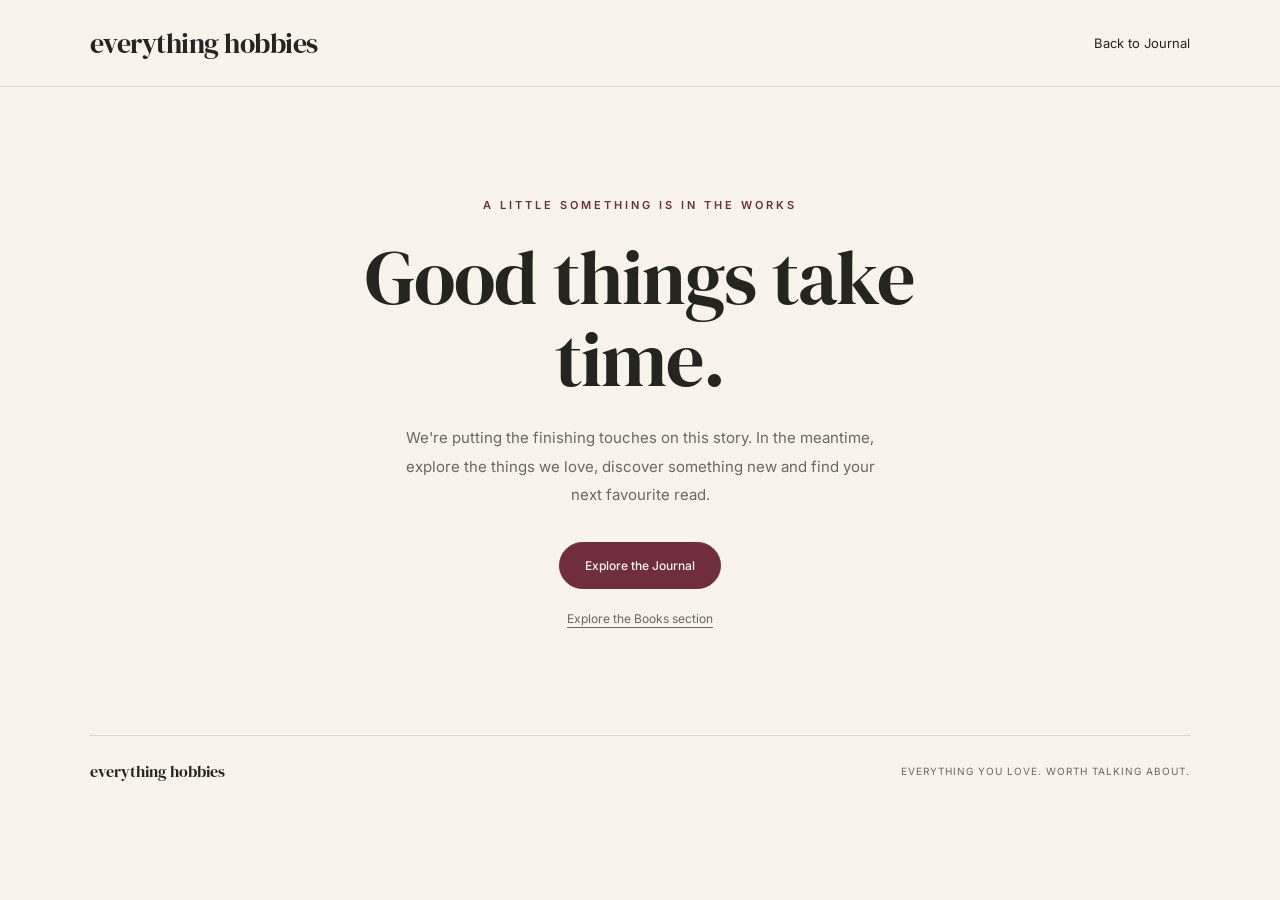
<file: article.html>
<!DOCTYPE html>
<html lang="en">
<head>
  <meta charset="UTF-8">
  <meta name="viewport" content="width=device-width, initial-scale=1">

  <title>Good Things Take Time | everything hobbies</title>

  <link rel="preconnect" href="https://fonts.googleapis.com">
  <link rel="preconnect" href="https://fonts.gstatic.com" crossorigin>
  <link href="https://fonts.googleapis.com/css2?family=DM+Serif+Display&family=Inter:wght@400;500;600&display=swap" rel="stylesheet">

  <style>
    * {
      box-sizing: border-box;
    }

    :root {
      --cream: #f8f4ec;
      --card-cream: #f1e8da;
      --green: #293c30;
      --burgundy: #702d3b;
      --orange: #bd593b;
      --ink: #25251f;
      --muted: #68695f;
      --line: #ded8ca;
    }

    body {
      margin: 0;
      background: var(--cream);
      color: var(--ink);
      font-family: 'Inter', sans-serif;
    }

    header {
      padding: 24px 7%;
      border-bottom: 1px solid var(--line);
      display: flex;
      justify-content: space-between;
      align-items: center;
      gap: 16px;
    }

    .logo {
      font: 28px 'DM Serif Display', serif;
      color: var(--ink);
      text-decoration: none;
      letter-spacing: -0.5px;
    }

    header a.back {
      color: var(--ink);
      text-decoration: none;
      font-size: 13px;
      transition: color 0.2s ease;
    }

    header a.back:hover {
      color: var(--burgundy);
    }

    main {
      min-height: 72vh;
      display: flex;
      align-items: center;
      justify-content: center;
      padding: 80px 24px;
      text-align: center;
    }

    .content {
      width: 100%;
      max-width: 650px;
    }

    .eyebrow {
      color: var(--burgundy);
      font-size: 11px;
      font-weight: 600;
      letter-spacing: 3px;
      line-height: 1.8;
      text-transform: uppercase;
      margin: 0 0 20px;
    }

    h1 {
      font: clamp(42px, 8vw, 76px)/1.08 'DM Serif Display', serif;
      font-weight: 400;
      letter-spacing: -1px;
      margin: 0 0 24px;
      color: var(--ink);
    }

    .description {
      color: var(--muted);
      font-size: 15px;
      line-height: 1.9;
      max-width: 470px;
      margin: 0 auto 32px;
    }

    .button {
      display: inline-block;
      background: var(--burgundy);
      color: #fffaf4;
      padding: 15px 25px;
      border: 1px solid var(--burgundy);
      border-radius: 40px;
      text-decoration: none;
      font-size: 12px;
      font-weight: 500;
      transition: background 0.2s ease, color 0.2s ease;
    }

    .button:hover {
      background: var(--cream);
      color: var(--burgundy);
    }

    .secondary-link {
      display: block;
      width: fit-content;
      margin: 22px auto 0;
      color: var(--muted);
      font-size: 12px;
      text-decoration: underline;
      text-underline-offset: 4px;
    }

    .secondary-link:hover {
      color: var(--burgundy);
    }

    footer {
      border-top: 1px solid var(--line);
      margin: 0 7%;
      padding: 24px 0;
      display: flex;
      justify-content: space-between;
      align-items: center;
      gap: 12px;
      flex-wrap: wrap;
      color: var(--muted);
      font-size: 10px;
      letter-spacing: 1px;
    }

    footer .footer-brand {
      font-family: 'DM Serif Display', serif;
      font-size: 16px;
      letter-spacing: 0;
      color: var(--ink);
    }

    @media (max-width: 480px) {
      header {
        padding: 20px 5%;
      }

      .logo {
        font-size: 23px;
      }

      header a.back {
        font-size: 11px;
      }

      main {
        min-height: 68vh;
        padding: 65px 22px;
      }

      h1 {
        letter-spacing: -0.5px;
      }

      footer {
        margin: 0 5%;
        line-height: 1.8;
      }
    }
  </style>
</head>

<body>
  <header>
    <a class="logo" href="index.html">everything hobbies</a>
    <a class="back" href="journal.html">Back to Journal</a>
  </header>

  <main>
    <section class="content">
      <p class="eyebrow" id="article-category">
        A little something is in the works
      </p>

      <h1 id="article-title">Good things take time.</h1>

      <p class="description" id="article-description">
        We're putting the finishing touches on this story.
        In the meantime, explore the things we love, discover
        something new and find your next favourite read.
      </p>

      <a class="button" href="journal.html">Explore the Journal</a>

      <a class="secondary-link" href="books.html">
        Explore the Books section
      </a>
    </section>
  </main>

  <footer>
    <span class="footer-brand">everything hobbies</span>
    <span>EVERYTHING YOU LOVE. WORTH TALKING ABOUT.</span>
  </footer>

  <script>
    const params = new URLSearchParams(window.location.search);
    const post = params.get('post');

    const articles = {
      'next-read': {
        category: 'Books',
        title: 'Finding your next favourite read',
        description: 'Every great reading journey starts somewhere. We’re putting together something to help you discover your next favourite book. Good things take time.'
      },

      'shared-interests': {
        category: 'Culture',
        title: 'Why shared interests bring us together',
        description: 'The music we love, the stories we share and the things that make us curious can bring people closer. We’re working on this story. Good things take time.'
      },

      'make-room': {
        category: 'Lifestyle',
        title: 'Making room for what you love',
        description: 'Life gets busy, but there should always be room for the things that make it yours. We’re putting the finishing touches on this story. Good things take time.'
      }
    };

    const article = articles[post];

    if (article) {
      document.title = article.title + ' | everything hobbies';

      document.getElementById('article-category').textContent =
        article.category;

      document.getElementById('article-title').textContent =
        article.title;

      document.getElementById('article-description').textContent =
        article.description;
    }
  </script>
</body>
</html>
</file>
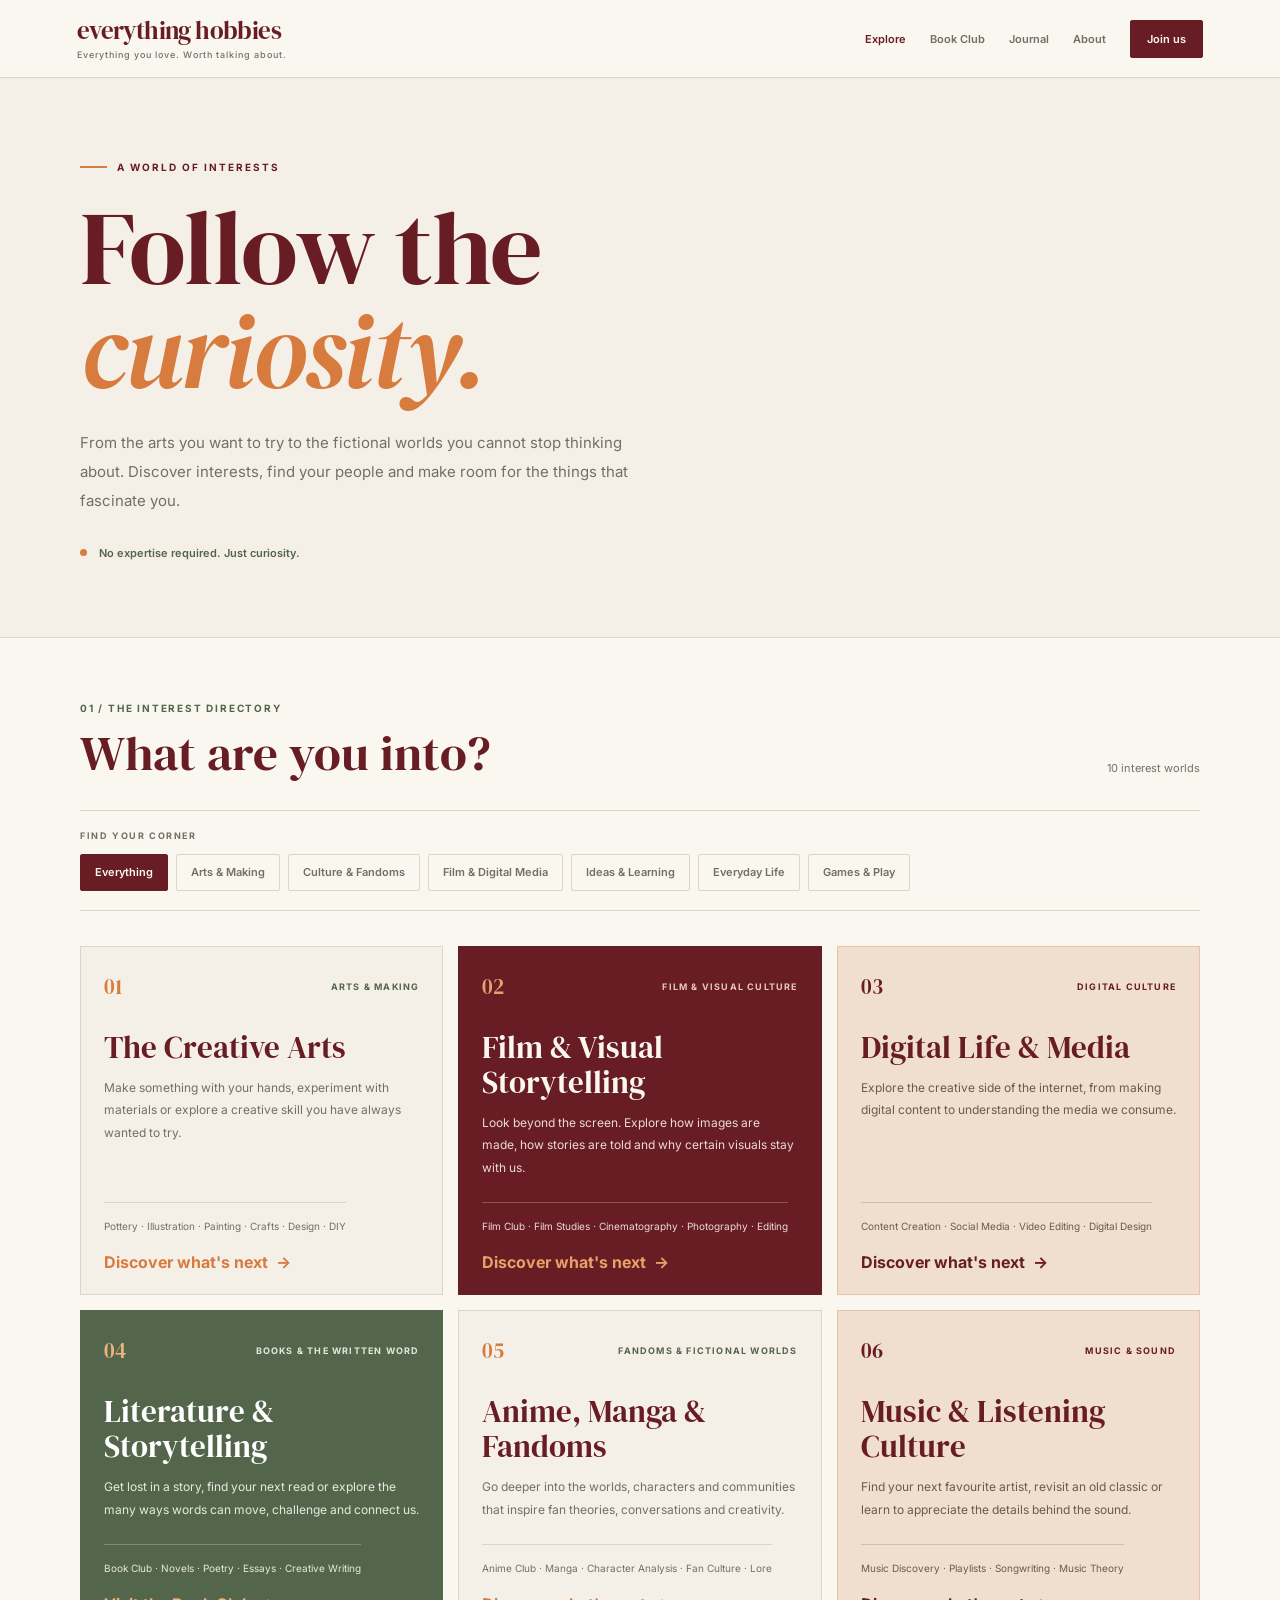
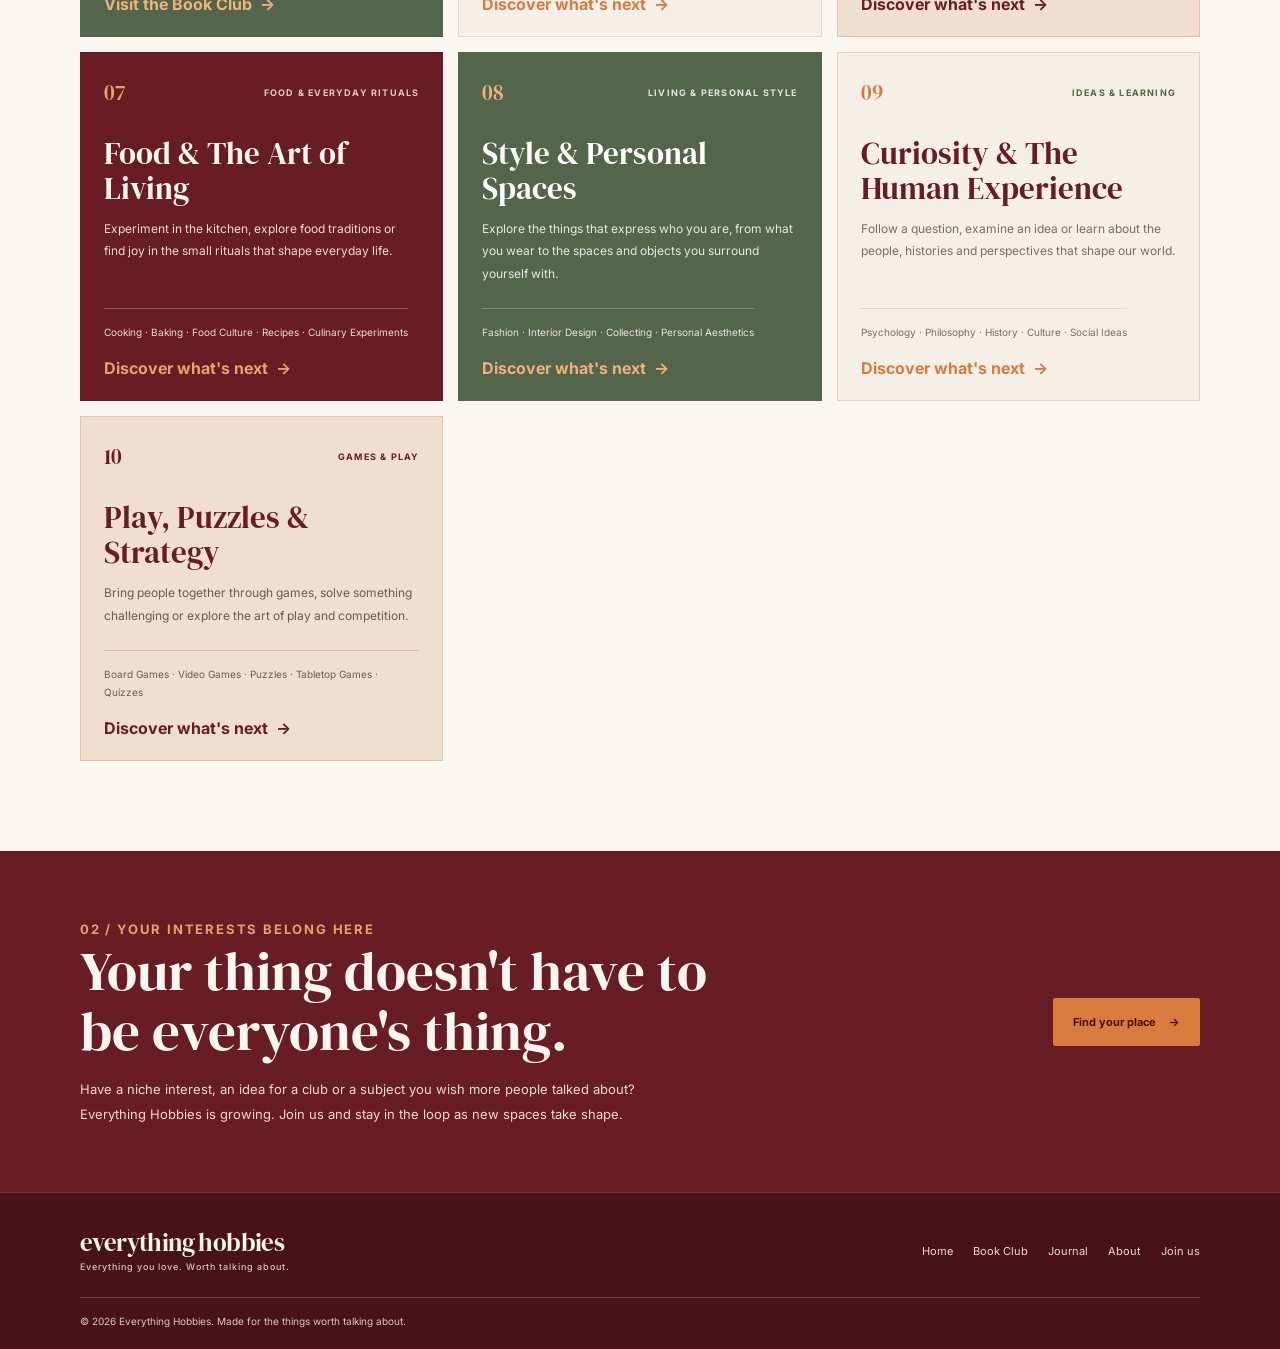
<file: explore.html>
<!DOCTYPE html>
<html lang="en">
<head>
  <meta charset="UTF-8">
  <meta name="viewport" content="width=device-width, initial-scale=1.0">

  <title>Explore Interests | Everything Hobbies</title>

  <meta
    name="description"
    content="Discover creative pursuits, film, photography, books, fandoms, digital culture, games and more at Everything Hobbies."
  >

  <meta name="theme-color" content="#f5f0e7">

  <link rel="preconnect" href="https://fonts.googleapis.com">
  <link rel="preconnect" href="https://fonts.gstatic.com" crossorigin>

  <link
    href="https://fonts.googleapis.com/css2?family=DM+Serif+Display:ital@0;1&family=Inter:wght@400;500;600;700&display=swap"
    rel="stylesheet"
  >

  <style>
    :root {
      --cream: #f5f0e7;
      --paper: #faf7f0;
      --burgundy: #681d24;
      --deep-burgundy: #481218;
      --orange: #d77b3f;
      --green: #53654b;
      --ink: #171513;
      --muted: #756e67;
      --border: #ded5c8;
      --serif: "DM Serif Display", Georgia, serif;
      --sans: "Inter", Arial, sans-serif;
    }

    * {
      box-sizing: border-box;
    }

    html {
      scroll-behavior: smooth;
      scroll-padding-top: 100px;
    }

    body {
      margin: 0;
      background: var(--paper);
      color: var(--ink);
      font-family: var(--sans);
      -webkit-font-smoothing: antialiased;
    }

    a {
      color: inherit;
      text-decoration: none;
    }

    button {
      font: inherit;
    }

    a,
    button {
      -webkit-tap-highlight-color: transparent;
    }

    /* HEADER */

    .site-header {
      position: sticky;
      top: 0;
      z-index: 20;
      min-height: 78px;
      padding: 14px 6%;
      display: flex;
      align-items: center;
      justify-content: space-between;
      gap: 25px;
      background: var(--paper);
      border-bottom: 1px solid var(--border);
    }

    .wordmark {
      flex-shrink: 0;
      color: var(--burgundy);
      font-family: var(--serif);
      font-size: 25px;
      line-height: 1.1;
      letter-spacing: -0.6px;
    }

    .wordmark-tagline {
      display: block;
      margin-top: 5px;
      color: var(--muted);
      font-family: var(--sans);
      font-size: 9px;
      font-weight: 500;
      letter-spacing: 1px;
    }

    .nav {
      display: flex;
      align-items: center;
      gap: 24px;
    }

    .nav a {
      color: var(--muted);
      font-size: 11px;
      font-weight: 600;
      transition: color 0.2s ease;
    }

    .nav a:hover,
    .nav a.active {
      color: var(--burgundy);
    }

    .nav .nav-cta {
      padding: 11px 16px;
      background: var(--burgundy);
      color: var(--paper);
      border: 1px solid var(--burgundy);
      border-radius: 2px;
    }

    .nav .nav-cta:hover {
      background: var(--deep-burgundy);
      color: white;
    }

    .menu-toggle {
      display: none;
      padding: 8px 0 8px 10px;
      border: 0;
      background: transparent;
      color: var(--burgundy);
      font-size: 12px;
      font-weight: 700;
      cursor: pointer;
    }

    /* HERO */

    .page-hero {
      padding: 83px 6% 77px;
      background: var(--cream);
      border-bottom: 1px solid var(--border);
    }

    .hero-inner {
      max-width: 1120px;
      margin: 0 auto;
    }

    .eyebrow {
      display: flex;
      align-items: center;
      gap: 10px;
      margin: 0 0 24px;
      color: var(--burgundy);
      font-size: 10px;
      font-weight: 700;
      letter-spacing: 2px;
      text-transform: uppercase;
    }

    .eyebrow::before {
      width: 27px;
      height: 2px;
      background: var(--orange);
      content: "";
    }

    h1,
    h2,
    h3,
    p {
      margin-top: 0;
    }

    h1,
    h2,
    h3 {
      font-family: var(--serif);
      font-weight: 400;
    }

    .page-hero h1 {
      max-width: 950px;
      margin-bottom: 25px;
      color: var(--burgundy);
      font-size: clamp(57px, 9vw, 104px);
      line-height: 0.99;
      letter-spacing: -1.8px;
    }

    .page-hero h1 em {
      color: var(--orange);
      font-weight: 400;
    }

    .hero-description {
      max-width: 570px;
      margin-bottom: 0;
      color: var(--muted);
      font-size: 15px;
      line-height: 1.95;
    }

    .hero-note {
      display: flex;
      align-items: center;
      gap: 12px;
      margin-top: 30px;
      color: var(--green);
      font-size: 11px;
      font-weight: 600;
    }

    .hero-note span {
      width: 7px;
      height: 7px;
      flex-shrink: 0;
      border-radius: 50%;
      background: var(--orange);
    }

    /* DIRECTORY */

    .directory-section {
      padding: 64px 6% 90px;
    }

    .directory-inner {
      max-width: 1120px;
      margin: 0 auto;
    }

    .directory-heading {
      display: flex;
      align-items: flex-end;
      justify-content: space-between;
      gap: 25px;
      margin-bottom: 30px;
    }

    .section-label {
      margin-bottom: 12px;
      color: var(--green);
      font-size: 10px;
      font-weight: 700;
      letter-spacing: 1.8px;
      text-transform: uppercase;
    }

    .directory-heading h2 {
      margin-bottom: 0;
      color: var(--burgundy);
      font-size: clamp(34px, 5vw, 49px);
      line-height: 1.1;
    }

    .results-count {
      flex-shrink: 0;
      padding-bottom: 5px;
      color: var(--muted);
      font-size: 11px;
    }

    /* FILTERS */

    .filter-area {
      margin-bottom: 35px;
      padding: 19px 0;
      border-top: 1px solid var(--border);
      border-bottom: 1px solid var(--border);
    }

    .filter-label {
      margin-bottom: 13px;
      color: var(--muted);
      font-size: 9px;
      font-weight: 700;
      letter-spacing: 1.6px;
      text-transform: uppercase;
    }

    .filter-row {
      display: flex;
      flex-wrap: wrap;
      gap: 8px;
    }

    .filter {
      min-height: 37px;
      padding: 9px 14px;
      border: 1px solid var(--border);
      border-radius: 2px;
      background: transparent;
      color: var(--muted);
      font-size: 11px;
      font-weight: 600;
      cursor: pointer;
      transition:
        background 0.2s ease,
        color 0.2s ease,
        border-color 0.2s ease;
    }

    .filter:hover {
      border-color: var(--burgundy);
      color: var(--burgundy);
    }

    .filter.active {
      border-color: var(--burgundy);
      background: var(--burgundy);
      color: var(--paper);
    }

    .filter:focus-visible,
    .menu-toggle:focus-visible,
    a:focus-visible {
      outline: 2px solid var(--orange);
      outline-offset: 4px;
    }

    /* INTEREST CARDS */

    .explore-grid {
      display: grid;
      grid-template-columns: repeat(3, minmax(0, 1fr));
      gap: 15px;
    }

    .explore-card {
      position: relative;
      display: flex;
      min-height: 270px;
      flex-direction: column;
      align-items: flex-start;
      padding: 25px 23px 22px;
      overflow: hidden;
      border: 1px solid var(--border);
      background: var(--cream);
      transition:
        transform 0.2s ease,
        border-color 0.2s ease,
        background 0.2s ease;
    }

    .explore-card:hover {
      transform: translateY(-3px);
      border-color: var(--burgundy);
      background: var(--paper);
    }

    .card-topline {
      display: flex;
      width: 100%;
      align-items: center;
      justify-content: space-between;
      gap: 12px;
      margin-bottom: 29px;
    }

    .card-number {
      color: var(--orange);
      font-family: var(--serif);
      font-size: 21px;
    }

    .card-category {
      color: var(--green);
      font-size: 9px;
      font-weight: 700;
      letter-spacing: 1.2px;
      text-align: right;
      text-transform: uppercase;
    }

    .explore-card h3 {
      margin-bottom: 12px;
      color: var(--burgundy);
      font-size: clamp(25px, 2.7vw, 31px);
      line-height: 1.13;
    }

    .explore-card p {
      margin-bottom: 22px;
      color: var(--muted);
      font-size: 12px;
      line-height: 1.9;
    }

    .card-topics {
      margin-top: auto;
      padding-top: 14px;
      border-top: 1px solid var(--border);
      color: var(--muted);
      font-size: 10px;
      line-height: 1.8;
    }

    .card-link {
      display: inline-flex;
      align-items: center;
      gap: 8px;
      margin-top: 17px;
      color: var(--burgundy);
      font-size: 10px;
      font-weight: 700;
    }

    .card-link span {
      color: var(--orange);
      font-size: 16px;
      transition: transform 0.2s ease;
    }

    .explore-card:hover .card-link span {
      transform: translateX(4px);
    }

    /* VARIATIONS */

    .explore-card.burgundy-card {
      border-color: var(--burgundy);
      background: var(--burgundy);
    }

    .burgundy-card .card-number,
    .burgundy-card .card-link span {
      color: #e9a06a;
    }

    .burgundy-card .card-category {
      color: #e6c9b9;
    }

    .burgundy-card h3 {
      color: var(--paper);
    }

    .burgundy-card p,
    .burgundy-card .card-topics {
      color: #eadbd3;
    }

    .burgundy-card .card-topics {
      border-color: rgba(250, 247, 240, 0.25);
    }

    .burgundy-card .card-link {
      color: var(--paper);
    }

    .burgundy-card:hover {
      background: var(--deep-burgundy);
    }

    .explore-card.green-card {
      border-color: var(--green);
      background: var(--green);
    }

    .green-card .card-number,
    .green-card .card-link span {
      color: #f0b27d;
    }

    .green-card .card-category {
      color: #e4e8de;
    }

    .green-card h3 {
      color: white;
    }

    .green-card p,
    .green-card .card-topics {
      color: #e7e9e1;
    }

    .green-card .card-topics {
      border-color: rgba(255, 255, 255, 0.25);
    }

    .green-card .card-link {
      color: white;
    }

    .green-card:hover {
      background: #43533c;
    }

    .explore-card.orange-card {
      border-color: #e7c2a6;
      background: #f0dfcf;
    }

    .orange-card .card-number,
    .orange-card .card-link span {
      color: var(--burgundy);
    }

    .orange-card .card-category {
      color: var(--burgundy);
    }

    .orange-card h3 {
      color: var(--burgundy);
    }

    .orange-card p,
    .orange-card .card-topics {
      color: #6e5a4b;
    }

    .orange-card .card-topics {
      border-color: #d7bba4;
    }

    .orange-card .card-link {
      color: var(--burgundy);
    }

    .orange-card:hover {
      background: #f5e7d9;
    }

    .explore-card[hidden] {
      display: none;
    }

    .empty-state {
      display: none;
      padding: 45px 20px;
      border: 1px solid var(--border);
      color: var(--muted);
      text-align: center;
    }

    .empty-state h3 {
      margin-bottom: 8px;
      color: var(--burgundy);
      font-size: 27px;
    }

    .empty-state p {
      margin-bottom: 0;
      font-size: 13px;
    }

    /* COMMUNITY INVITATION */

    .community-section {
      padding: 66px 6%;
      background: var(--burgundy);
      color: var(--paper);
    }

    .community-inner {
      max-width: 1120px;
      margin: 0 auto;
      display: flex;
      align-items: center;
      justify-content: space-between;
      gap: 35px;
    }

    .community-copy {
      max-width: 650px;
    }

    .community-copy .section-label {
      color: #e9a06a;
    }

    .community-copy h2 {
      margin-bottom: 17px;
      color: var(--paper);
      font-size: clamp(36px, 5vw, 55px);
      line-height: 1.08;
    }

    .community-copy p {
      max-width: 560px;
      margin-bottom: 0;
      color: #eadbd3;
      font-size: 13px;
      line-height: 1.9;
    }

    .community-button {
      display: inline-flex;
      min-height: 48px;
      flex-shrink: 0;
      align-items: center;
      justify-content: center;
      gap: 13px;
      padding: 13px 19px;
      border: 1px solid var(--orange);
      border-radius: 2px;
      background: var(--orange);
      color: var(--deep-burgundy);
      font-size: 11px;
      font-weight: 700;
      transition:
        background 0.2s ease,
        color 0.2s ease;
    }

    .community-button:hover {
      background: transparent;
      color: var(--paper);
    }

    /* FOOTER */

    .footer {
      padding: 36px 6% 22px;
      background: var(--deep-burgundy);
      color: var(--paper);
      border-top: 1px solid rgba(250, 247, 240, 0.18);
    }

    .footer-inner {
      max-width: 1120px;
      margin: 0 auto;
      display: flex;
      align-items: center;
      justify-content: space-between;
      gap: 25px;
    }

    .footer .wordmark {
      color: var(--paper);
    }

    .footer .wordmark-tagline {
      color: #d9c8c0;
    }

    .footer-links {
      display: flex;
      flex-wrap: wrap;
      gap: 20px;
    }

    .footer-links a {
      color: #eadbd3;
      font-size: 11px;
      transition: color 0.2s ease;
    }

    .footer-links a:hover {
      color: #e9a06a;
    }

    .copyright {
      max-width: 1120px;
      margin: 25px auto 0;
      padding-top: 17px;
      border-top: 1px solid rgba(250, 247, 240, 0.2);
      color: #d9c8c0;
      font-size: 10px;
    }

    /* MOBILE */

    @media (max-width: 900px) {
      .site-header {
        padding-right: 5%;
        padding-left: 5%;
      }

      .menu-toggle {
        display: inline-flex;
        align-items: center;
        gap: 8px;
      }

      .nav {
        position: absolute;
        top: 100%;
        right: 0;
        left: 0;
        display: none;
        align-items: stretch;
        gap: 0;
        padding: 8px 5% 20px;
        background: var(--paper);
        border-bottom: 1px solid var(--border);
      }

      .nav.is-open {
        display: flex;
        flex-direction: column;
      }

      .nav a {
        padding: 13px 0;
        border-bottom: 1px solid var(--border);
      }

      .nav .nav-cta {
        margin-top: 12px;
        padding: 12px;
        text-align: center;
      }

      .explore-grid {
        grid-template-columns: repeat(2, minmax(0, 1fr));
      }

      .community-inner {
        align-items: flex-start;
        flex-direction: column;
      }
    }

    @media (max-width: 560px) {
      .site-header {
        min-height: 72px;
      }

      .wordmark {
        font-size: 22px;
      }

      .wordmark-tagline {
        font-size: 8px;
      }

      .page-hero {
        padding: 63px 5% 56px;
      }

      .page-hero h1 {
        font-size: clamp(51px, 12.5vw, 69px);
        letter-spacing: -1px;
        line-height: 1.02;
      }

      .hero-description {
        font-size: 13px;
      }

      .directory-section {
        padding: 48px 5% 65px;
      }

      .directory-heading {
        align-items: flex-start;
        flex-direction: column;
        gap: 12px;
      }

      .directory-heading h2 {
        font-size: 38px;
      }

      .filter-area {
        margin-bottom: 25px;
      }

      .filter-row {
        gap: 7px;
      }

      .filter {
        padding: 9px 11px;
        font-size: 10px;
      }

      .explore-grid {
        grid-template-columns: 1fr;
        gap: 12px;
      }

      .explore-card {
        min-height: 235px;
        padding: 23px 21px;
      }

      .card-topline {
        margin-bottom: 21px;
      }

      .explore-card h3 {
        font-size: 30px;
      }

      .community-section {
        padding: 52px 5%;
      }

      .community-copy h2 {
        font-size: 39px;
      }

      .community-button {
        width: 100%;
      }

      .footer {
        padding: 31px 5% 20px;
      }

      .footer-inner {
        align-items: flex-start;
        flex-direction: column;
        gap: 24px;
      }

      .footer-links {
        gap: 14px 18px;
      }
    }

    @media (prefers-reduced-motion: reduce) {
      html {
        scroll-behavior: auto;
      }

      *,
      *::before,
      *::after {
        transition-duration: 0.01ms !important;
      }
    }
  </style>
</head>

<body>

  <header class="site-header">
    <a class="wordmark" href="index.html">
      everything hobbies
      <span class="wordmark-tagline">
        Everything you love. Worth talking about.
      </span>
    </a>

    <button
      class="menu-toggle"
      type="button"
      aria-expanded="false"
      aria-controls="main-nav"
    >
      Menu <span aria-hidden="true">+</span>
    </button>

    <nav class="nav" id="main-nav" aria-label="Main navigation">
      <a class="active" href="explore.html" aria-current="page">Explore</a>
      <a href="books.html">Book Club</a>
      <a href="journal.html">Journal</a>
      <a href="about.html">About</a>
      <a class="nav-cta" href="join.html">Join us</a>
    </nav>
  </header>

  <main>

    <!-- HERO -->

    <section class="page-hero">
      <div class="hero-inner">
        <p class="eyebrow">A world of interests</p>

        <h1>
          Follow the<br>
          <em>curiosity.</em>
        </h1>

        <p class="hero-description">
          From the arts you want to try to the fictional worlds you
          cannot stop thinking about. Discover interests, find your
          people and make room for the things that fascinate you.
        </p>

        <div class="hero-note">
          <span></span>
          No expertise required. Just curiosity.
        </div>
      </div>
    </section>

    <!-- INTEREST DIRECTORY -->

    <section class="directory-section">
      <div class="directory-inner">

        <div class="directory-heading">
          <div>
            <p class="section-label">01 / The interest directory</p>
            <h2>What are you into?</h2>
          </div>

          <span class="results-count" id="results-count">
            10 interest worlds
          </span>
        </div>

        <!-- FILTERS -->

        <div class="filter-area">
          <p class="filter-label">Find your corner</p>

          <div class="filter-row" aria-label="Filter interests">
            <button class="filter active" type="button" data-filter="all" aria-pressed="true">
              Everything
            </button>

            <button class="filter" type="button" data-filter="creative" aria-pressed="false">
              Arts & Making
            </button>

            <button class="filter" type="button" data-filter="culture" aria-pressed="false">
              Culture & Fandoms
            </button>

            <button class="filter" type="button" data-filter="media" aria-pressed="false">
              Film & Digital Media
            </button>

            <button class="filter" type="button" data-filter="learning" aria-pressed="false">
              Ideas & Learning
            </button>

            <button class="filter" type="button" data-filter="lifestyle" aria-pressed="false">
              Everyday Life
            </button>

            <button class="filter" type="button" data-filter="play" aria-pressed="false">
              Games & Play
            </button>
          </div>
        </div>

        <!-- CARDS -->

        <div class="explore-grid" id="explore-grid">

          <article class="explore-card" data-category="creative">
            <div class="card-topline">
              <span class="card-number">01</span>
              <span class="card-category">Arts & Making</span>
            </div>

            <h3>The Creative Arts</h3>

            <p>
              Make something with your hands, experiment with materials
              or explore a creative skill you have always wanted to try.
            </p>

            <div class="card-topics">
              Pottery · Illustration · Painting · Crafts · Design · DIY
            </div>

            <a class="card-link" href="join.html">
              <span>Discover what's next</span>
              <span aria-hidden="true">→</span>
            </a>
          </article>

          <article class="explore-card burgundy-card" data-category="media">
            <div class="card-topline">
              <span class="card-number">02</span>
              <span class="card-category">Film & Visual Culture</span>
            </div>

            <h3>Film & Visual Storytelling</h3>

            <p>
              Look beyond the screen. Explore how images are made,
              how stories are told and why certain visuals stay with us.
            </p>

            <div class="card-topics">
              Film Club · Film Studies · Cinematography · Photography · Editing
            </div>

            <a class="card-link" href="join.html">
              <span>Discover what's next</span>
              <span aria-hidden="true">→</span>
            </a>
          </article>

          <article class="explore-card orange-card" data-category="media">
            <div class="card-topline">
              <span class="card-number">03</span>
              <span class="card-category">Digital Culture</span>
            </div>

            <h3>Digital Life & Media</h3>

            <p>
              Explore the creative side of the internet, from making
              digital content to understanding the media we consume.
            </p>

            <div class="card-topics">
              Content Creation · Social Media · Video Editing · Digital Design
            </div>

            <a class="card-link" href="join.html">
              <span>Discover what's next</span>
              <span aria-hidden="true">→</span>
            </a>
          </article>

          <article class="explore-card green-card" data-category="culture">
            <div class="card-topline">
              <span class="card-number">04</span>
              <span class="card-category">Books & The Written Word</span>
            </div>

            <h3>Literature & Storytelling</h3>

            <p>
              Get lost in a story, find your next read or explore
              the many ways words can move, challenge and connect us.
            </p>

            <div class="card-topics">
              Book Club · Novels · Poetry · Essays · Creative Writing
            </div>

            <a class="card-link" href="books.html">
              <span>Visit the Book Club</span>
              <span aria-hidden="true">→</span>
            </a>
          </article>

          <article class="explore-card" data-category="culture">
            <div class="card-topline">
              <span class="card-number">05</span>
              <span class="card-category">Fandoms & Fictional Worlds</span>
            </div>

            <h3>Anime, Manga & Fandoms</h3>

            <p>
              Go deeper into the worlds, characters and communities
              that inspire fan theories, conversations and creativity.
            </p>

            <div class="card-topics">
              Anime Club · Manga · Character Analysis · Fan Culture · Lore
            </div>

            <a class="card-link" href="join.html">
              <span>Discover what's next</span>
              <span aria-hidden="true">→</span>
            </a>
          </article>

          <article class="explore-card orange-card" data-category="culture">
            <div class="card-topline">
              <span class="card-number">06</span>
              <span class="card-category">Music & Sound</span>
            </div>

            <h3>Music & Listening Culture</h3>

            <p>
              Find your next favourite artist, revisit an old classic
              or learn to appreciate the details behind the sound.
            </p>

            <div class="card-topics">
              Music Discovery · Playlists · Songwriting · Music Theory
            </div>

            <a class="card-link" href="join.html">
              <span>Discover what's next</span>
              <span aria-hidden="true">→</span>
            </a>
          </article>

          <article class="explore-card burgundy-card" data-category="lifestyle">
            <div class="card-topline">
              <span class="card-number">07</span>
              <span class="card-category">Food & Everyday Rituals</span>
            </div>

            <h3>Food & The Art of Living</h3>

            <p>
              Experiment in the kitchen, explore food traditions
              or find joy in the small rituals that shape everyday life.
            </p>

            <div class="card-topics">
              Cooking · Baking · Food Culture · Recipes · Culinary Experiments
            </div>

            <a class="card-link" href="join.html">
              <span>Discover what's next</span>
              <span aria-hidden="true">→</span>
            </a>
          </article>

          <article class="explore-card green-card" data-category="lifestyle">
            <div class="card-topline">
              <span class="card-number">08</span>
              <span class="card-category">Living & Personal Style</span>
            </div>

            <h3>Style & Personal Spaces</h3>

            <p>
              Explore the things that express who you are, from what
              you wear to the spaces and objects you surround yourself with.
            </p>

            <div class="card-topics">
              Fashion · Interior Design · Collecting · Personal Aesthetics
            </div>

            <a class="card-link" href="join.html">
              <span>Discover what's next</span>
              <span aria-hidden="true">→</span>
            </a>
          </article>

          <article class="explore-card" data-category="learning">
            <div class="card-topline">
              <span class="card-number">09</span>
              <span class="card-category">Ideas & Learning</span>
            </div>

            <h3>Curiosity & The Human Experience</h3>

            <p>
              Follow a question, examine an idea or learn about the
              people, histories and perspectives that shape our world.
            </p>

            <div class="card-topics">
              Psychology · Philosophy · History · Culture · Social Ideas
            </div>

            <a class="card-link" href="join.html">
              <span>Discover what's next</span>
              <span aria-hidden="true">→</span>
            </a>
          </article>

          <article class="explore-card orange-card" data-category="play">
            <div class="card-topline">
              <span class="card-number">10</span>
              <span class="card-category">Games & Play</span>
            </div>

            <h3>Play, Puzzles & Strategy</h3>

            <p>
              Bring people together through games, solve something
              challenging or explore the art of play and competition.
            </p>

            <div class="card-topics">
              Board Games · Video Games · Puzzles · Tabletop Games · Quizzes
            </div>

            <a class="card-link" href="join.html">
              <span>Discover what's next</span>
              <span aria-hidden="true">→</span>
            </a>
          </article>

        </div>

        <div class="empty-state" id="empty-state">
          <h3>Nothing in this corner just yet.</h3>
          <p>Try another category to keep exploring.</p>
        </div>

      </div>
    </section>

    <!-- COMMUNITY CTA -->

    <section class="community-section">
      <div class="community-inner">

        <div class="community-copy">
          <p class="section-label">02 / Your interests belong here</p>

          <h2>Your thing doesn't have to be everyone's thing.</h2>

          <p>
            Have a niche interest, an idea for a club or a subject you
            wish more people talked about? Everything Hobbies is growing.
            Join us and stay in the loop as new spaces take shape.
          </p>
        </div>

        <a class="community-button" href="join.html">
          Find your place <span aria-hidden="true">→</span>
        </a>

      </div>
    </section>

  </main>

  <!-- FOOTER -->

  <footer class="footer">
    <div class="footer-inner">

      <a class="wordmark" href="index.html">
        everything hobbies
        <span class="wordmark-tagline">
          Everything you love. Worth talking about.
        </span>
      </a>

      <nav class="footer-links" aria-label="Footer navigation">
        <a href="index.html">Home</a>
        <a href="books.html">Book Club</a>
        <a href="journal.html">Journal</a>
        <a href="about.html">About</a>
        <a href="join.html">Join us</a>
      </nav>

    </div>

    <p class="copyright">
      © <span id="current-year"></span> Everything Hobbies.
      Made for the things worth talking about.
    </p>
  </footer>

  <script>
    // Mobile navigation

    const menuToggle = document.querySelector(".menu-toggle");
    const navigation = document.querySelector(".nav");

    menuToggle.addEventListener("click", function () {
      const isOpen = navigation.classList.toggle("is-open");

      menuToggle.setAttribute("aria-expanded", String(isOpen));
      menuToggle.innerHTML = isOpen
        ? 'Close <span aria-hidden="true">−</span>'
        : 'Menu <span aria-hidden="true">+</span>';
    });

    navigation.querySelectorAll("a").forEach(function (link) {
      link.addEventListener("click", function () {
        navigation.classList.remove("is-open");
        menuToggle.setAttribute("aria-expanded", "false");
        menuToggle.innerHTML =
          'Menu <span aria-hidden="true">+</span>';
      });
    });

    // Interest filters

    const filterButtons = document.querySelectorAll(".filter");
    const interestCards = document.querySelectorAll(".explore-card");
    const resultsCount = document.getElementById("results-count");
    const emptyState = document.getElementById("empty-state");

    function filterInterests(category) {
      let visibleCount = 0;

      interestCards.forEach(function (card) {
        const matches =
          category === "all" ||
          card.dataset.category === category;

        card.hidden = !matches;

        if (matches) {
          visibleCount++;
        }
      });

      resultsCount.textContent =
        visibleCount +
        (visibleCount === 1 ? " interest world" : " interest worlds");

      emptyState.style.display =
        visibleCount === 0 ? "block" : "none";
    }

    filterButtons.forEach(function (button) {
      button.addEventListener("click", function () {
        const selectedCategory = button.dataset.filter;

        filterButtons.forEach(function (item) {
          const isActive = item === button;

          item.classList.toggle("active", isActive);
          item.setAttribute("aria-pressed", String(isActive));
        });

        filterInterests(selectedCategory);
      });
    });

    // Footer year

    document.getElementById("current-year").textContent =
      new Date().getFullYear();
  </script>

</body>
</html>
</file>
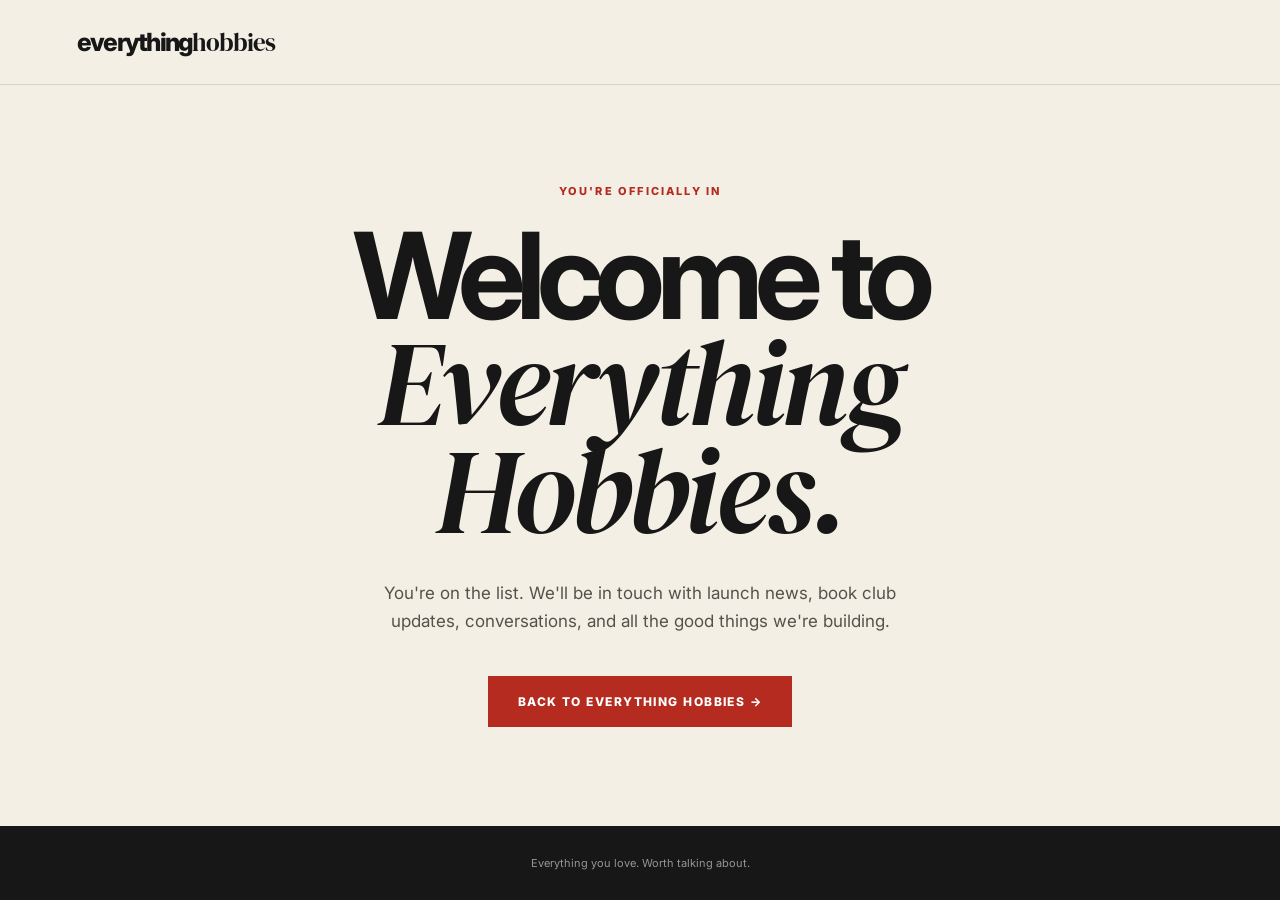
<file: join-success.html>
<!DOCTYPE html>
<html lang="en">
<head>
  <meta charset="UTF-8">

  <meta
    name="viewport"
    content="width=device-width, initial-scale=1.0"
  >

  <title>You're In — Everything Hobbies</title>

  <link
    href="https://fonts.googleapis.com/css2?family=DM+Serif+Display:ital@0;1&family=Inter:wght@400;500;600;700;800&display=swap"
    rel="stylesheet"
  >

  <style>

    * {
      box-sizing: border-box;
    }

    body {
      margin: 0;
      min-height: 100vh;
      background: #f4efe5;
      color: #171717;
      font-family: "Inter", sans-serif;

      display: flex;
      flex-direction: column;
    }

    header {
      padding: 25px 6vw;
      border-bottom: 1px solid rgba(23,23,23,0.12);
    }

    .wordmark {
      color: #171717;
      text-decoration: none;
      font-size: 25px;
      font-weight: 800;
      letter-spacing: -0.07em;
    }

    .wordmark span {
      font-family: "DM Serif Display", serif;
      font-weight: 400;
      letter-spacing: -0.04em;
    }

    main {
      flex: 1;

      display: flex;
      align-items: center;
      justify-content: center;

      padding: 70px 20px;
    }

    .success {
      width: 100%;
      max-width: 760px;
      text-align: center;
    }

    .eyebrow {
      margin: 0 0 25px;

      color: #b52b20;

      font-size: 11px;
      font-weight: 800;
      letter-spacing: 0.2em;
      text-transform: uppercase;
    }

    h1 {
      margin: 0;

      font-size: clamp(60px, 10vw, 120px);
      line-height: 0.88;
      letter-spacing: -0.07em;
    }

    h1 em {
      font-family: "DM Serif Display", serif;
      font-weight: 400;
      letter-spacing: -0.03em;
    }

    .message {
      max-width: 550px;
      margin: 35px auto 0;

      color: #55524c;

      font-size: 17px;
      line-height: 1.7;
    }

    .button {
      display: inline-block;

      margin-top: 40px;
      padding: 18px 30px;

      background: #b52b20;
      color: white;

      text-decoration: none;

      font-size: 12px;
      font-weight: 800;
      letter-spacing: 0.12em;
      text-transform: uppercase;

      transition: 0.2s ease;
    }

    .button:hover {
      background: #171717;
      transform: translateY(-2px);
    }

    footer {
      padding: 30px 20px;

      background: #171717;
      color: #99958f;

      text-align: center;

      font-size: 11px;
    }

    @media (max-width: 600px) {

      header {
        padding: 20px;
      }

      .wordmark {
        font-size: 21px;
      }

      main {
        padding: 50px 20px;
      }

      h1 {
        font-size: 65px;
      }

      .message {
        font-size: 16px;
      }

    }

  </style>
</head>

<body>

  <header>

    <a
      class="wordmark"
      href="index.html"
    >
      everything<span>hobbies</span>
    </a>

  </header>


  <main>

    <section class="success">

      <p class="eyebrow">
        You're officially in
      </p>

      <h1>
        Welcome to<br>
        <em>Everything Hobbies.</em>
      </h1>

      <p class="message">
        You're on the list. We'll be in touch with launch news,
        book club updates, conversations, and all the good things
        we're building.
      </p>

      <a
        class="button"
        href="index.html"
      >
        Back to Everything Hobbies →
      </a>

    </section>

  </main>


  <footer>
    Everything you love. Worth talking about.
  </footer>

</body>
</html>
</file>
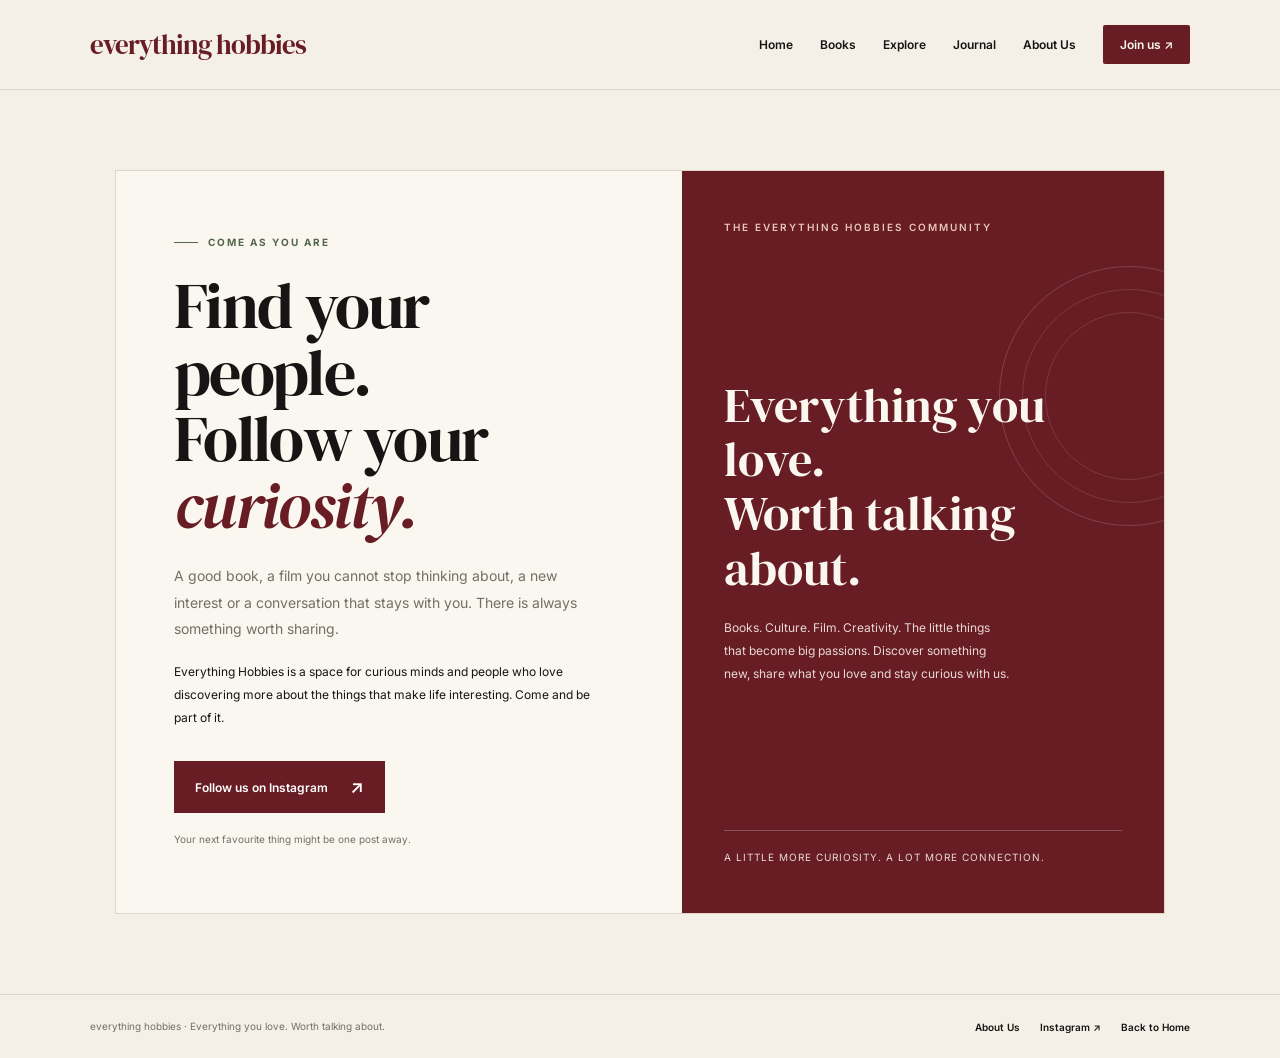
<file: join.html>
<!DOCTYPE html>
<html lang="en">
<head>
  <meta charset="UTF-8">
  <meta name="viewport" content="width=device-width, initial-scale=1.0">

  <title>Join the Community | Everything Hobbies</title>

  <meta
    name="description"
    content="Join the Everything Hobbies community. Discover books, culture, films and new interests worth talking about."
  >

  <link rel="preconnect" href="https://fonts.googleapis.com">
  <link rel="preconnect" href="https://fonts.gstatic.com" crossorigin>

  <link
    href="https://fonts.googleapis.com/css2?family=DM+Serif+Display&family=Inter:wght@400;500;600;700&display=swap"
    rel="stylesheet"
  >

  <style>
    :root {
      --cream: #F5F0E7;
      --paper: #FAF7F0;
      --burgundy: #681D24;
      --deep-burgundy: #481218;
      --orange: #D77B3F;
      --olive: #53654B;
      --ink: #171513;
      --muted: #756E67;
      --border: #DED5C8;
    }

    * {
      box-sizing: border-box;
      margin: 0;
      padding: 0;
    }

    html {
      scroll-behavior: smooth;
    }

    body {
      background: var(--cream);
      color: var(--ink);
      font-family: "Inter", sans-serif;
      min-height: 100vh;
      display: flex;
      flex-direction: column;
    }

    a {
      color: inherit;
      text-decoration: none;
    }

    .site-header {
      width: 100%;
      padding: 25px 7%;
      display: flex;
      align-items: center;
      justify-content: space-between;
      gap: 24px;
      border-bottom: 1px solid var(--border);
    }

    .wordmark {
      font-family: "DM Serif Display", serif;
      font-size: 27px;
      letter-spacing: -1px;
      color: var(--burgundy);
      white-space: nowrap;
    }

    .nav {
      display: flex;
      align-items: center;
      justify-content: flex-end;
      gap: 27px;
      flex-wrap: wrap;
    }

    .nav a {
      font-size: 12px;
      font-weight: 600;
      color: var(--ink);
      transition: color 0.2s ease;
    }

    .nav a:hover {
      color: var(--burgundy);
    }

    .nav .nav-cta {
      color: var(--paper);
      background: var(--burgundy);
      padding: 12px 17px;
      border-radius: 2px;
    }

    .nav .nav-cta:hover {
      background: var(--deep-burgundy);
      color: white;
    }

    main {
      flex: 1;
      display: flex;
      align-items: center;
      justify-content: center;
      padding: 80px 7%;
    }

    .join-card {
      width: 100%;
      max-width: 1050px;
      min-height: 480px;
      display: grid;
      grid-template-columns: 1fr 0.85fr;
      background: var(--paper);
      border: 1px solid var(--border);
    }

    .join-copy {
      padding: 65px 58px;
      display: flex;
      flex-direction: column;
      align-items: flex-start;
      justify-content: center;
    }

    .eyebrow {
      display: flex;
      align-items: center;
      gap: 10px;
      color: var(--olive);
      font-size: 10px;
      font-weight: 700;
      letter-spacing: 2px;
      text-transform: uppercase;
      margin-bottom: 25px;
    }

    .eyebrow::before {
      content: "";
      width: 24px;
      height: 1px;
      background: var(--olive);
    }

    h1 {
      font-family: "DM Serif Display", serif;
      font-size: clamp(42px, 5vw, 65px);
      line-height: 1.04;
      letter-spacing: -1.7px;
      font-weight: 400;
      max-width: 490px;
      margin-bottom: 24px;
    }

    h1 em {
      color: var(--burgundy);
      font-weight: 400;
    }

    .intro {
      max-width: 430px;
      color: var(--muted);
      font-size: 14px;
      line-height: 1.9;
      margin-bottom: 18px;
    }

    .supporting-copy {
      max-width: 420px;
      font-size: 12px;
      line-height: 1.9;
      margin-bottom: 32px;
    }

    .instagram-button {
      display: inline-flex;
      align-items: center;
      justify-content: center;
      gap: 22px;
      background: var(--burgundy);
      color: white;
      padding: 17px 21px;
      font-size: 12px;
      font-weight: 600;
      transition: background 0.2s ease, transform 0.2s ease;
    }

    .instagram-button:hover {
      background: var(--deep-burgundy);
      transform: translateY(-2px);
    }

    .instagram-button span {
      font-size: 18px;
      line-height: 1;
    }

    .small-note {
      margin-top: 18px;
      color: var(--muted);
      font-size: 10px;
      line-height: 1.7;
    }

    .join-panel {
      background: var(--burgundy);
      color: var(--paper);
      padding: 50px 42px;
      display: flex;
      flex-direction: column;
      justify-content: space-between;
      position: relative;
      overflow: hidden;
    }

    .panel-label {
      color: #E7C8B7;
      font-size: 10px;
      font-weight: 600;
      letter-spacing: 2px;
      text-transform: uppercase;
    }

    .panel-content {
      position: relative;
      z-index: 1;
      padding: 35px 0;
    }

    .panel-content h2 {
      font-family: "DM Serif Display", serif;
      font-size: clamp(34px, 4vw, 48px);
      line-height: 1.13;
      font-weight: 400;
      margin-bottom: 22px;
    }

    .panel-content p {
      color: #E8DAD2;
      font-size: 12px;
      line-height: 1.9;
      max-width: 290px;
    }

    .panel-bottom {
      position: relative;
      z-index: 1;
      border-top: 1px solid rgba(250, 247, 240, 0.25);
      padding-top: 20px;
      color: #E8DAD2;
      font-size: 10px;
      letter-spacing: 1px;
    }

    .panel-decoration {
      position: absolute;
      width: 260px;
      height: 260px;
      right: -95px;
      top: 95px;
      border: 1px solid rgba(250, 247, 240, 0.17);
      border-radius: 50%;
    }

    .panel-decoration::before,
    .panel-decoration::after {
      content: "";
      position: absolute;
      inset: 22px;
      border: 1px solid rgba(250, 247, 240, 0.13);
      border-radius: 50%;
    }

    .panel-decoration::after {
      inset: 45px;
    }

    .site-footer {
      padding: 23px 7%;
      border-top: 1px solid var(--border);
      display: flex;
      align-items: center;
      justify-content: space-between;
      gap: 18px;
      flex-wrap: wrap;
    }

    .footer-tagline {
      color: var(--muted);
      font-size: 10px;
      line-height: 1.7;
    }

    .footer-links {
      display: flex;
      gap: 20px;
      flex-wrap: wrap;
    }

    .footer-links a {
      font-size: 10px;
      font-weight: 600;
    }

    .footer-links a:hover {
      color: var(--burgundy);
    }

    @media (max-width: 760px) {
      .site-header {
        padding: 20px 6%;
        align-items: flex-start;
        flex-direction: column;
        gap: 17px;
      }

      .wordmark {
        font-size: 25px;
      }

      .nav {
        justify-content: flex-start;
        gap: 17px;
      }

      .nav a {
        font-size: 11px;
      }

      .nav .nav-cta {
        padding: 9px 12px;
      }

      main {
        padding: 35px 5%;
      }

      .join-card {
        grid-template-columns: 1fr;
      }

      .join-copy {
        padding: 42px 27px;
      }

      h1 {
        font-size: 47px;
      }

      .join-panel {
        min-height: 320px;
        padding: 30px 27px;
      }

      .panel-content {
        padding: 45px 0;
      }

      .panel-content h2 {
        font-size: 39px;
      }

      .site-footer {
        padding: 22px 6%;
        align-items: flex-start;
        flex-direction: column;
      }
    }

    @media (max-width: 380px) {
      .nav {
        gap: 12px;
      }

      .join-copy {
        padding: 35px 21px;
      }

      h1 {
        font-size: 40px;
      }

      .join-panel {
        padding: 27px 21px;
      }

      .instagram-button {
        width: 100%;
        justify-content: space-between;
      }
    }
  </style>
</head>

<body class="join-page">

  <header class="site-header">
    <a class="wordmark" href="index.html">everything hobbies</a>

    <nav class="nav" aria-label="Main navigation">
      <a href="index.html">Home</a>
      <a href="books.html">Books</a>
      <a href="explore.html">Explore</a>
      <a href="journal.html">Journal</a>
      <a href="about.html">About Us</a>
      <a class="nav-cta" href="join.html" aria-current="page">Join us ↗</a>
    </nav>
  </header>

  <main>
    <section class="join-card">

      <div class="join-copy">
        <div class="eyebrow">Come as you are</div>

        <h1>
          Find your people.<br>
          Follow your <em>curiosity.</em>
        </h1>

        <p class="intro">
          A good book, a film you cannot stop thinking about,
          a new interest or a conversation that stays with you.
          There is always something worth sharing.
        </p>

        <p class="supporting-copy">
          Everything Hobbies is a space for curious minds and
          people who love discovering more about the things
          that make life interesting. Come and be part of it.
        </p>

        <a
          class="instagram-button"
          href="https://www.instagram.com/everythinghobbies/"
          target="_blank"
          rel="noopener noreferrer"
        >
          Follow us on Instagram <span aria-hidden="true">↗</span>
        </a>

        <p class="small-note">
          Your next favourite thing might be one post away.
        </p>
      </div>

      <aside class="join-panel">
        <div class="panel-decoration" aria-hidden="true"></div>

        <div class="panel-label">The Everything Hobbies community</div>

        <div class="panel-content">
          <h2>
            Everything you love.<br>
            Worth talking about.
          </h2>

          <p>
            Books. Culture. Film. Creativity. The little things
            that become big passions. Discover something new,
            share what you love and stay curious with us.
          </p>
        </div>

        <div class="panel-bottom">
          A LITTLE MORE CURIOSITY. A LOT MORE CONNECTION.
        </div>
      </aside>

    </section>
  </main>

  <footer class="site-footer">
    <p class="footer-tagline">
      everything hobbies · Everything you love. Worth talking about.
    </p>

    <div class="footer-links">
      <a href="about.html">About Us</a>
      <a
        href="https://www.instagram.com/everythinghobbies/"
        target="_blank"
        rel="noopener noreferrer"
      >
        Instagram ↗
      </a>
      <a href="index.html">Back to Home</a>
    </div>
  </footer>

</body>
</html>
</file>
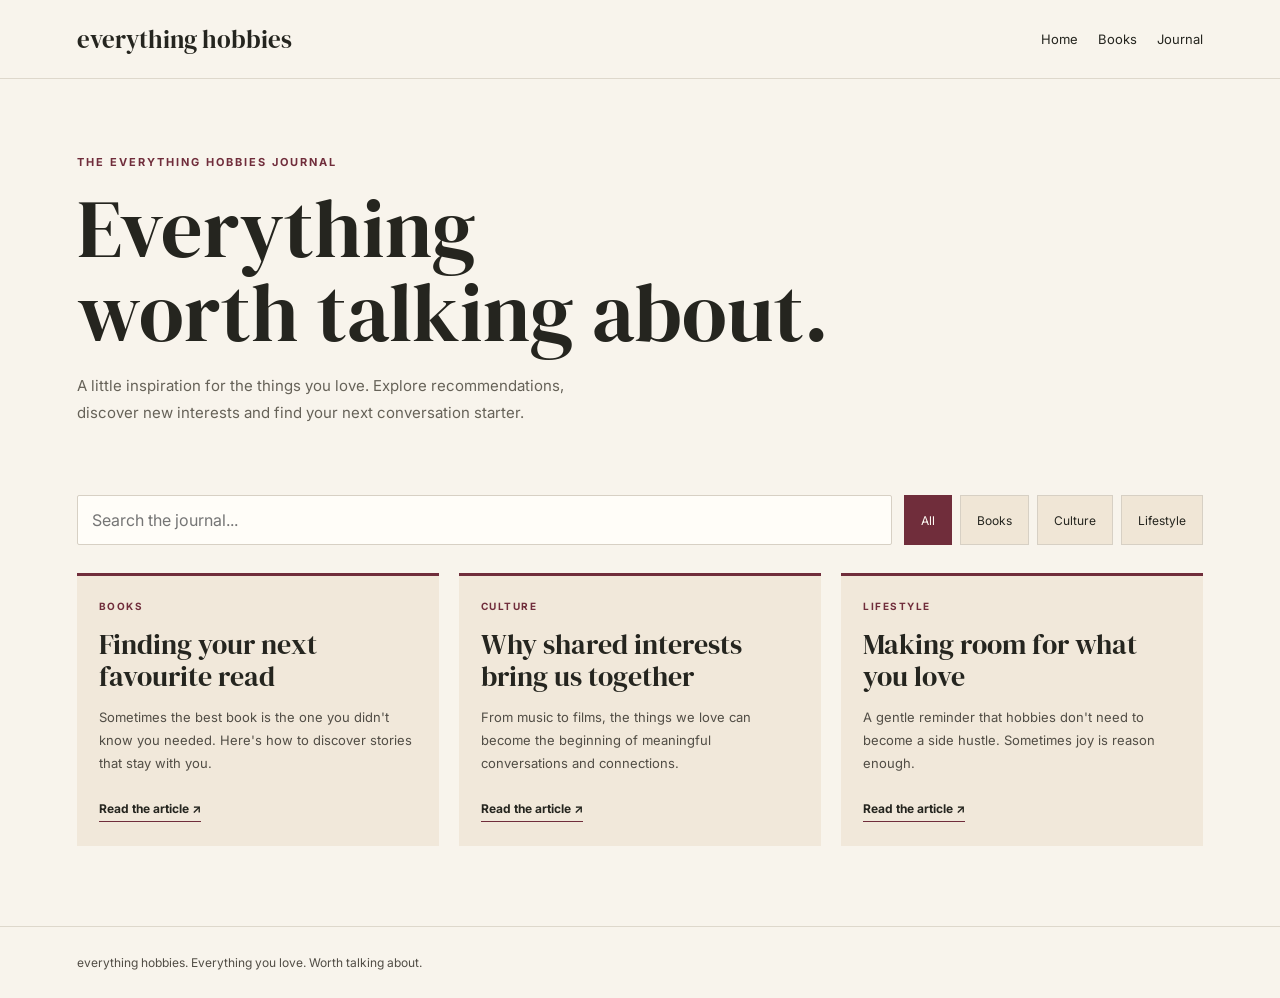
<file: journal.html>
<!DOCTYPE html>
<html lang="en">
<head>
  <meta charset="UTF-8">
  <meta name="viewport" content="width=device-width, initial-scale=1.0">
  <meta name="theme-color" content="#f8f4ec">
  <title>The Journal | everything hobbies</title>
  <meta name="description" content="Ideas, recommendations and conversations about everything you love.">

  <link rel="preconnect" href="https://fonts.googleapis.com">
  <link rel="preconnect" href="https://fonts.gstatic.com" crossorigin>
  <link href="https://fonts.googleapis.com/css2?family=DM+Serif+Display&family=Inter:wght@400;500;600;700&display=swap" rel="stylesheet">

  <style>
    * { box-sizing: border-box; }

    body {
      margin: 0;
      background: #f8f4ec;
      color: #25251f;
      font-family: Inter, sans-serif;
    }

    a { color: inherit; text-decoration: none; }

    .topbar {
      padding: 22px 6%;
      border-bottom: 1px solid #ded8cc;
      display: flex;
      justify-content: space-between;
      align-items: center;
      gap: 16px;
    }

    .brand {
      font-family: "DM Serif Display", serif;
      font-size: 25px;
      text-transform: lowercase;
    }

    .nav {
      display: flex;
      gap: 20px;
      font-size: 13px;
      flex-wrap: wrap;
    }

    .nav a:hover { color: #702d3b; }

    .hero {
      padding: 76px 6% 54px;
      max-width: 1000px;
    }

    .eyebrow {
      color: #702d3b;
      font-size: 11px;
      font-weight: 700;
      letter-spacing: 2px;
      text-transform: uppercase;
    }

    h1, h2, h3 {
      font-family: "DM Serif Display", serif;
      font-weight: 400;
    }

    h1 {
      font-size: clamp(48px, 8vw, 82px);
      line-height: 1.02;
      margin: 18px 0;
    }

    .hero p {
      max-width: 550px;
      line-height: 1.8;
      color: #666258;
      font-size: 15px;
    }

    .controls {
      padding: 0 6% 28px;
      display: flex;
      gap: 12px;
      flex-wrap: wrap;
    }

    .controls input {
      flex: 1;
      min-width: 200px;
      padding: 14px;
      border: 1px solid #d7d0c4;
      background: #fffdf8;
      color: #25251f;
      border-radius: 2px;
      font: inherit;
    }

    .controls input:focus {
      outline: 2px solid #702d3b;
      outline-offset: 2px;
    }

    .filters {
      display: flex;
      gap: 8px;
      flex-wrap: wrap;
    }

    .filters button {
      padding: 12px 16px;
      border: 1px solid #d7d0c4;
      background: #f0e6d6;
      color: #25251f;
      cursor: pointer;
      font: inherit;
      font-size: 12px;
      transition: background 0.2s, color 0.2s;
    }

    .filters button.active,
    .filters button:hover {
      background: #702d3b;
      color: #fffaf4;
      border-color: #702d3b;
    }

    .grid {
      padding: 0 6% 80px;
      display: grid;
      grid-template-columns: repeat(3, minmax(0, 1fr));
      gap: 28px 20px;
    }

    .card {
      background: #f1e8da;
      border-top: 3px solid #702d3b;
      padding: 24px 22px;
      transition: background 0.2s, transform 0.2s;
    }

    .card:hover {
      background: #fffaf3;
      transform: translateY(-3px);
    }

    .card .category {
      color: #702d3b;
      font-size: 10px;
      letter-spacing: 1.5px;
      font-weight: 700;
      text-transform: uppercase;
    }

    .card h2 {
      color: #25251f;
      font-size: 28px;
      line-height: 1.15;
      margin: 16px 0 12px;
    }

    .card p {
      color: #514d45;
      font-size: 13px;
      line-height: 1.8;
    }

    .read {
      display: inline-block;
      margin-top: 12px;
      color: #25251f;
      font-size: 12px;
      font-weight: 700;
      border-bottom: 1px solid #702d3b;
      padding-bottom: 5px;
    }

    .read:hover { color: #702d3b; }

    .empty {
      display: none;
      padding: 0 6% 70px;
      color: #514d45;
    }

    footer {
      padding: 28px 6%;
      border-top: 1px solid #ded8cc;
      font-size: 12px;
      color: #514d45;
    }

    @media (max-width: 760px) {
      .grid { grid-template-columns: repeat(2, minmax(0, 1fr)); }
      .hero { padding-top: 55px; }
    }

    @media (max-width: 480px) {
      .grid { grid-template-columns: 1fr; }
      .topbar {
        align-items: flex-start;
        flex-direction: column;
      }
      .controls { flex-direction: column; }
      .controls input { width: 100%; }
    }
  </style>
</head>

<body>
  <header class="topbar">
    <a class="brand" href="index.html">everything hobbies</a>
    <nav class="nav" aria-label="Main navigation">
      <a href="index.html">Home</a>
      <a href="books.html">Books</a>
      <a href="journal.html">Journal</a>
    </nav>
  </header>

  <main>
    <section class="hero">
      <div class="eyebrow">The everything hobbies journal</div>
      <h1>Everything<br>worth talking about.</h1>
      <p>A little inspiration for the things you love. Explore recommendations, discover new interests and find your next conversation starter.</p>
    </section>

    <section class="controls" aria-label="Search and filter articles">
      <input id="search" type="search" placeholder="Search the journal..." aria-label="Search articles">

      <div class="filters">
        <button class="active" data-filter="All" aria-pressed="true">All</button>
        <button data-filter="Books" aria-pressed="false">Books</button>
        <button data-filter="Culture" aria-pressed="false">Culture</button>
        <button data-filter="Lifestyle" aria-pressed="false">Lifestyle</button>
      </div>
    </section>

    <section class="grid" id="articles">
      <article class="card" data-category="Books">
        <div class="category">Books</div>
        <h2>Finding your next favourite read</h2>
        <p>Sometimes the best book is the one you didn't know you needed. Here's how to discover stories that stay with you.</p>
        <a class="read" href="article.html?post=next-read">Read the article ↗</a>
      </article>

      <article class="card" data-category="Culture">
        <div class="category">Culture</div>
        <h2>Why shared interests bring us together</h2>
        <p>From music to films, the things we love can become the beginning of meaningful conversations and connections.</p>
        <a class="read" href="article.html?post=shared-interests">Read the article ↗</a>
      </article>

      <article class="card" data-category="Lifestyle">
        <div class="category">Lifestyle</div>
        <h2>Making room for what you love</h2>
        <p>A gentle reminder that hobbies don't need to become a side hustle. Sometimes joy is reason enough.</p>
        <a class="read" href="article.html?post=make-room">Read the article ↗</a>
      </article>
    </section>

    <p class="empty" id="empty">No articles found. Try another search.</p>
  </main>

  <footer>everything hobbies. Everything you love. Worth talking about.</footer>

  <script>
    const search = document.getElementById('search');
    const cards = [...document.querySelectorAll('.card')];
    const buttons = [...document.querySelectorAll('[data-filter]')];
    const empty = document.getElementById('empty');
    let category = 'All';

    function updateArticles() {
      const query = search.value.toLowerCase().trim();
      let visible = 0;

      cards.forEach(card => {
        const matchesCategory =
          category === 'All' || card.dataset.category === category;
        const matchesSearch =
          card.innerText.toLowerCase().includes(query);

        card.style.display =
          matchesCategory && matchesSearch ? '' : 'none';

        if (matchesCategory && matchesSearch) visible++;
      });

      empty.style.display = visible ? 'none' : 'block';
    }

    buttons.forEach(button => {
      button.addEventListener('click', () => {
        category = button.dataset.filter;

        buttons.forEach(item => {
          const active = item === button;
          item.classList.toggle('active', active);
          item.setAttribute('aria-pressed', String(active));
        });

        updateArticles();
      });
    });

    search.addEventListener('input', updateArticles);
  </script>
</body>
</html>
</file>
